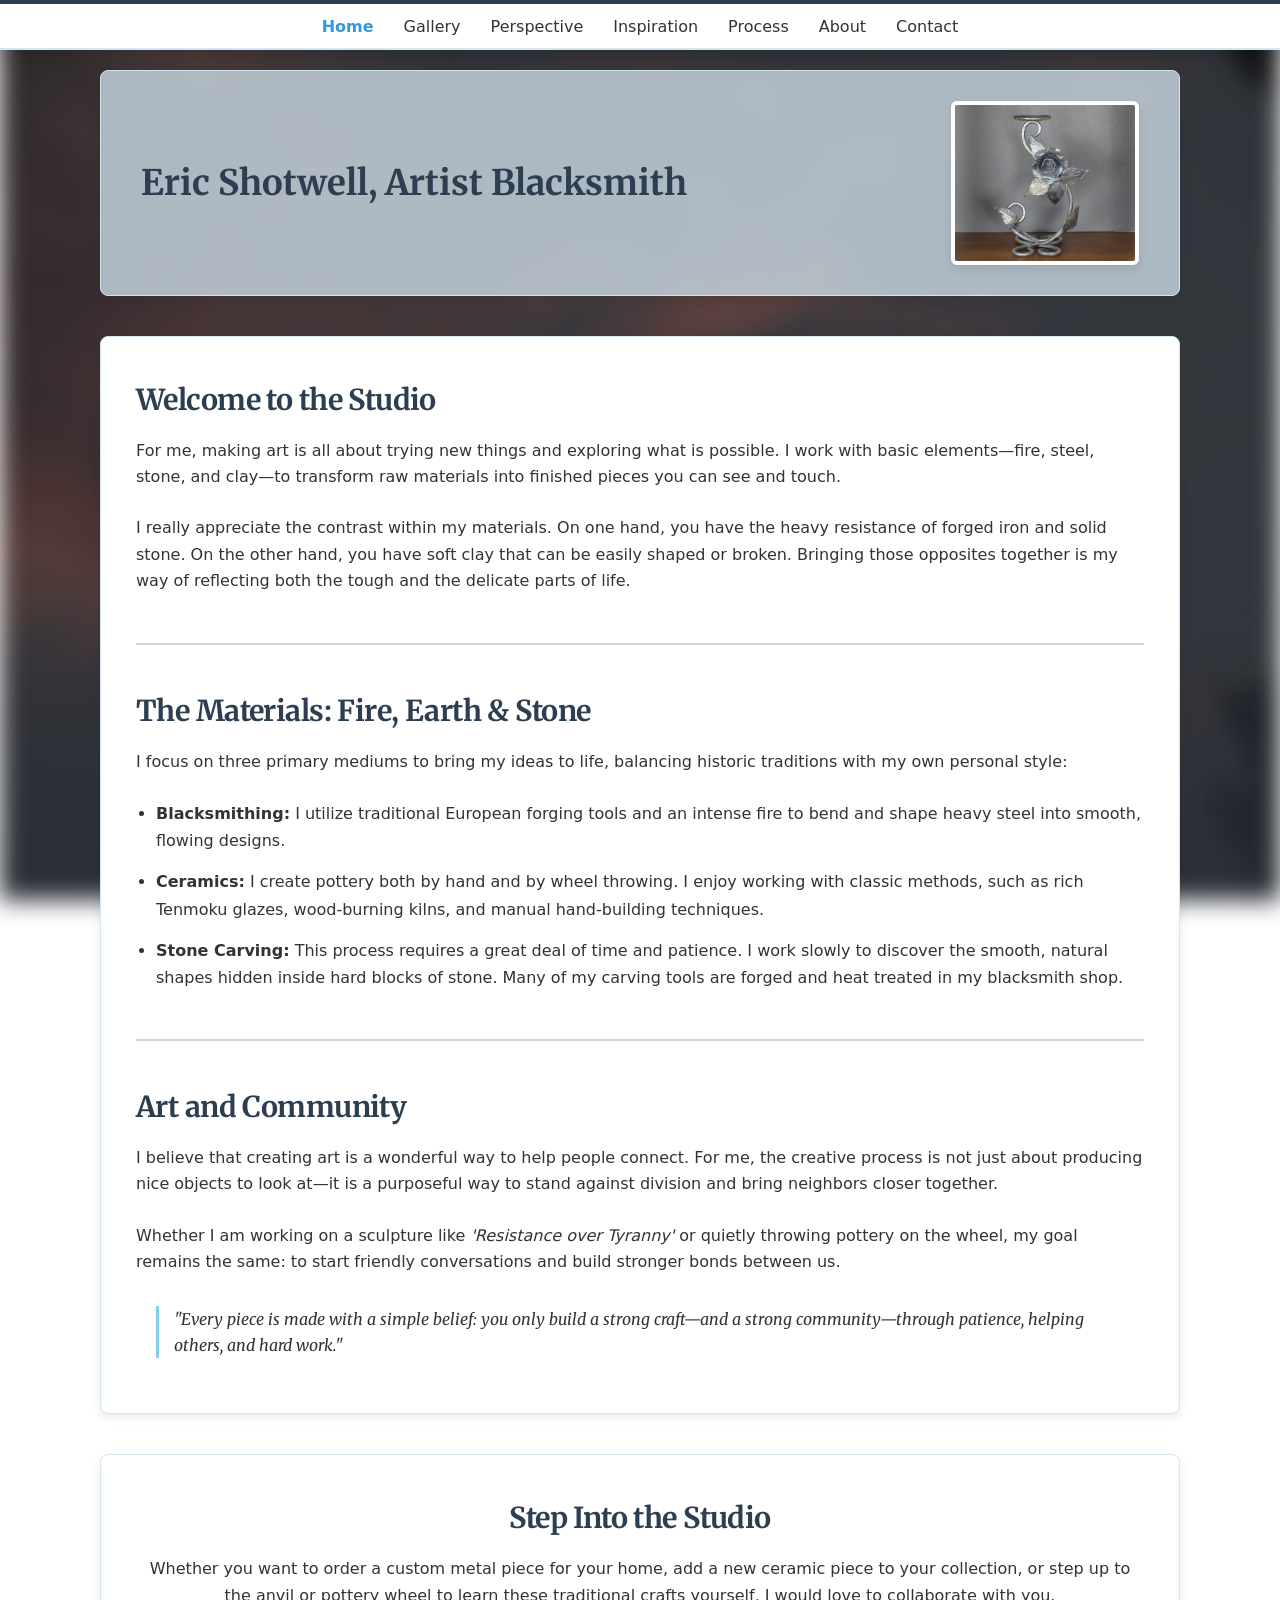
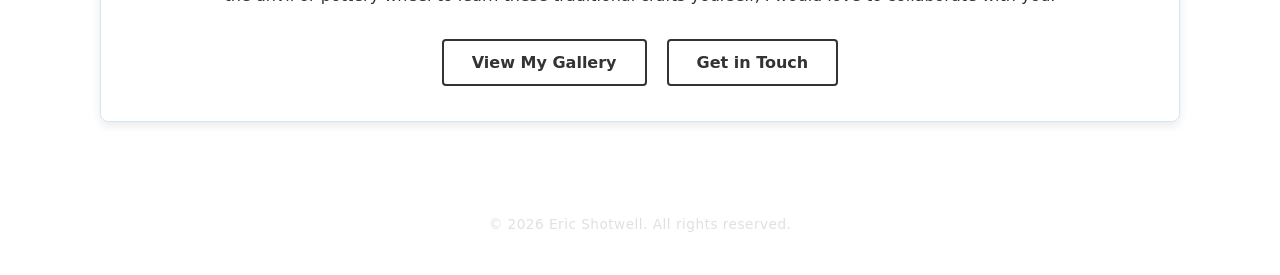
<file: index.html>
<!DOCTYPE html>
<html lang="en">
<head>
    <meta charset="UTF-8">
    <meta name="viewport" content="width=device-width, initial-scale=1.0">
    <title>Eric Shotwell, Artist Blacksmith</title>
    <link rel="preconnect" href="https://fonts.googleapis.com">
    <link rel="preconnect" href="https://fonts.gstatic.com" crossorigin>
    <link href="https://fonts.googleapis.com/css2?family=Merriweather:ital,wght@0,300;0,400;0,700;1,300&display=swap" rel="stylesheet">
    
    <link rel="stylesheet" href="style.css">
    <script src="./navigation.js" defer></script>
</head>
<body>

<!-- Global Navigation Toolbar -->
<nav class="navigation-toolbar">
    <a href="https://ericshotwellusa.com/index.html" class="active">Home</a>
    <a href="https://ericshotwellusa.com/gallery.html">Gallery</a>
    <a href="https://ericshotwellusa.com/perspective.html">Perspective</a>
    <a href="https://ericshotwellusa.com/inspiration.html">Inspiration</a>
    <a href="https://ericshotwellusa.com/process.html">Process</a>
    <a href="https://ericshotwellusa.com/about.html">About</a>
    <a href="https://ericshotwellusa.com/contact.html">Contact</a>
</nav>

<!-- Streamlined Hero Header Section -->
<header class="hero-container">
    <h1>Eric Shotwell, Artist Blacksmith</h1>
    <img src="./imgfiles/candle.jpg" alt="Forged Candle Holder" loading="lazy">
</header>

<!-- Unified Studio Presentation Core -->
<main class="focus-box">
    
    <h2>Welcome to the Studio</h2>
    <p>For me, making art is all about trying new things and exploring what is possible. I work with basic elements—fire, steel, stone, and clay—to transform raw materials into finished pieces you can see and touch.</p>
    <p>I really appreciate the contrast within my materials. On one hand, you have the heavy resistance of forged iron and solid stone. On the other hand, you have soft clay that can be easily shaped or broken. Bringing those opposites together is my way of reflecting both the tough and the delicate parts of life.</p>

    <hr class="section-divider">

    <h2>The Materials: Fire, Earth & Stone</h2>
    <p>I focus on three primary mediums to bring my ideas to life, balancing historic traditions with my own personal style:</p>
    
    <ul>
        <li><strong>Blacksmithing:</strong> I utilize traditional European forging tools and an intense fire to bend and shape heavy steel into smooth, flowing designs.</li>
        <li><strong>Ceramics:</strong> I create pottery both by hand and by wheel throwing. I enjoy working with classic methods, such as rich Tenmoku glazes, wood-burning kilns, and manual hand-building techniques.</li>
        <li><strong>Stone Carving:</strong> This process requires a great deal of time and patience. I work slowly to discover the smooth, natural shapes hidden inside hard blocks of stone. Many of my carving tools are forged and heat treated in my blacksmith shop.</li>
    </ul>

    <hr class="section-divider">

    <h2>Art and Community</h2>
    <p>I believe that creating art is a wonderful way to help people connect. For me, the creative process is not just about producing nice objects to look at—it is a purposeful way to stand against division and bring neighbors closer together.</p>
    <p>Whether I am working on a sculpture like <em>'Resistance over Tyranny'</em> or quietly throwing pottery on the wheel, my goal remains the same: to start friendly conversations and build stronger bonds between us.</p>
    
    <blockquote>
        "Every piece is made with a simple belief: you only build a strong craft—and a strong community—through patience, helping others, and hard work."
    </blockquote>

</main>

<!-- Call To Action Block -->
<section class="focus-box" style="text-align: center;">
    <h2>Step Into the Studio</h2>
    <p>Whether you want to order a custom metal piece for your home, add a new ceramic piece to your collection, or step up to the anvil or pottery wheel to learn these traditional crafts yourself, I would love to collaborate with you.</p>
    <div class="cta-button-container">
        <a href="https://ericshotwellusa.com/gallery.html" class="cta-button">View My Gallery</a>
        <a href="https://ericshotwellusa.com/contact.html" class="cta-button">Get in Touch</a>
    </div>
</section>

<!-- Global Footer -->
<footer>   
    <p class="copyright">© 2026 Eric Shotwell. All rights reserved.</p>
</footer>

</body>
</html>
</file>
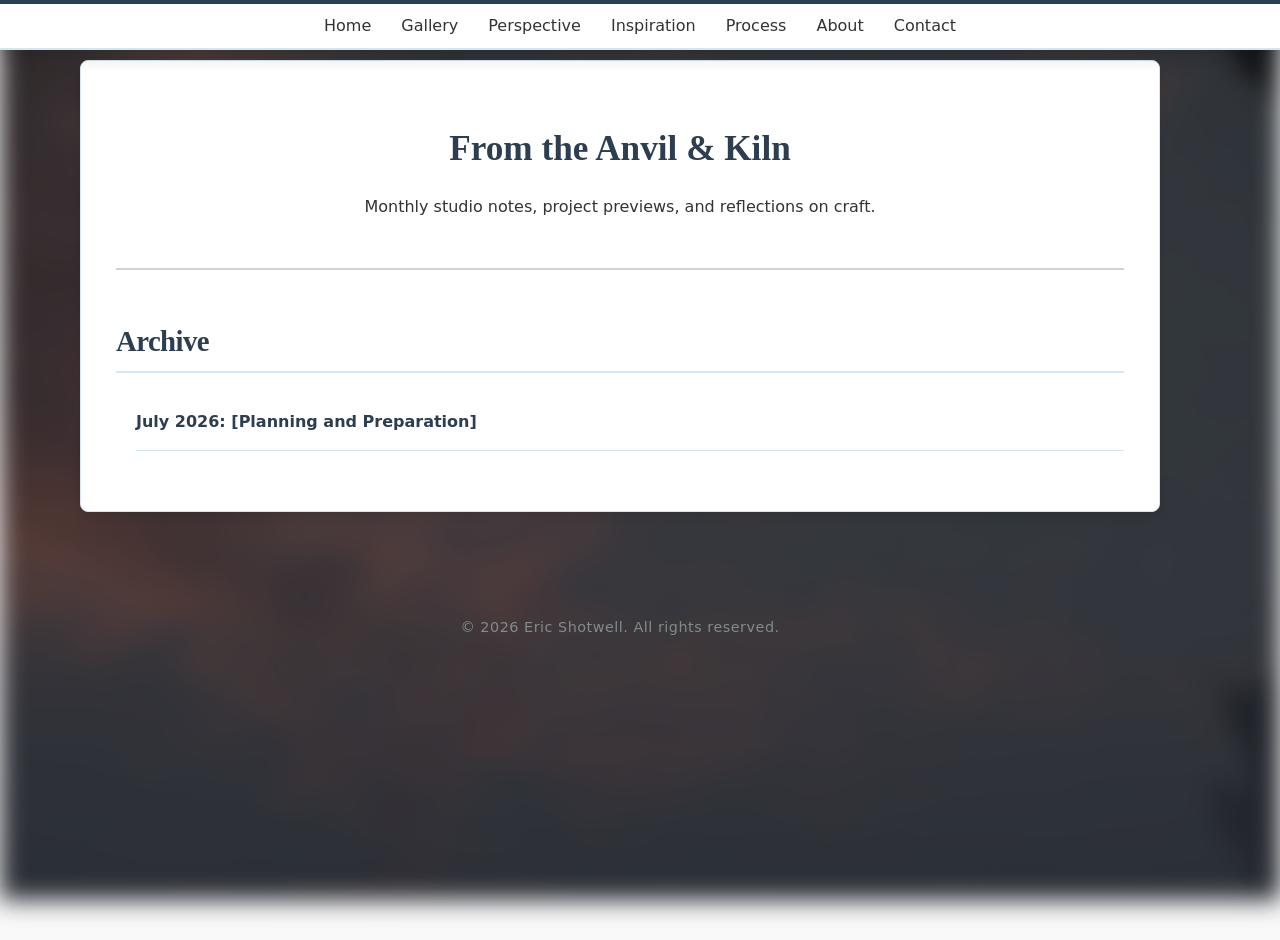
<file: newsletters/index.html>
<!DOCTYPE html>
<html lang="en">
<head>
    <meta charset="UTF-8">
    <meta name="viewport" content="width=device-width, initial-scale=1.0">
    <title>Studio Updates | Eric Shotwell</title>
    <link rel="stylesheet" href="../style.css">
    <link rel="stylesheet" href="assets/css/newsletter.css">
</head>
<body>

<!-- Navigation (Points back to your main site) -->
<nav class="navigation-toolbar">
    <a href="../index.html">Home</a>
    <a href="../gallery.html">Gallery</a>
    <a href="../perspective.html">Perspective</a>
    <a href="../inspiration.html">Inspiration</a>
    <a href="../process.html">Process</a>
    <a href="../about.html">About</a>
    <a href="../contact.html">Contact</a>
</nav>

<main class="focus-box">
    <h1>From the Anvil & Kiln</h1>
    <p style="text-align: center;">Monthly studio notes, project previews, and reflections on craft.</p>

    <hr class="section-divider">

    <h2>Archive</h2>
    <ul class="newsletter-archive-list">
        <!-- Add new issues here as you publish them -->
        <li><a href="ECS2026-07.html">July 2026: [Planning and Preparation]</a></li>
    </ul>
</main>

<footer>
    <p>© 2026 Eric Shotwell. All rights reserved.</p>
</footer>

</body>
</html>
</file>
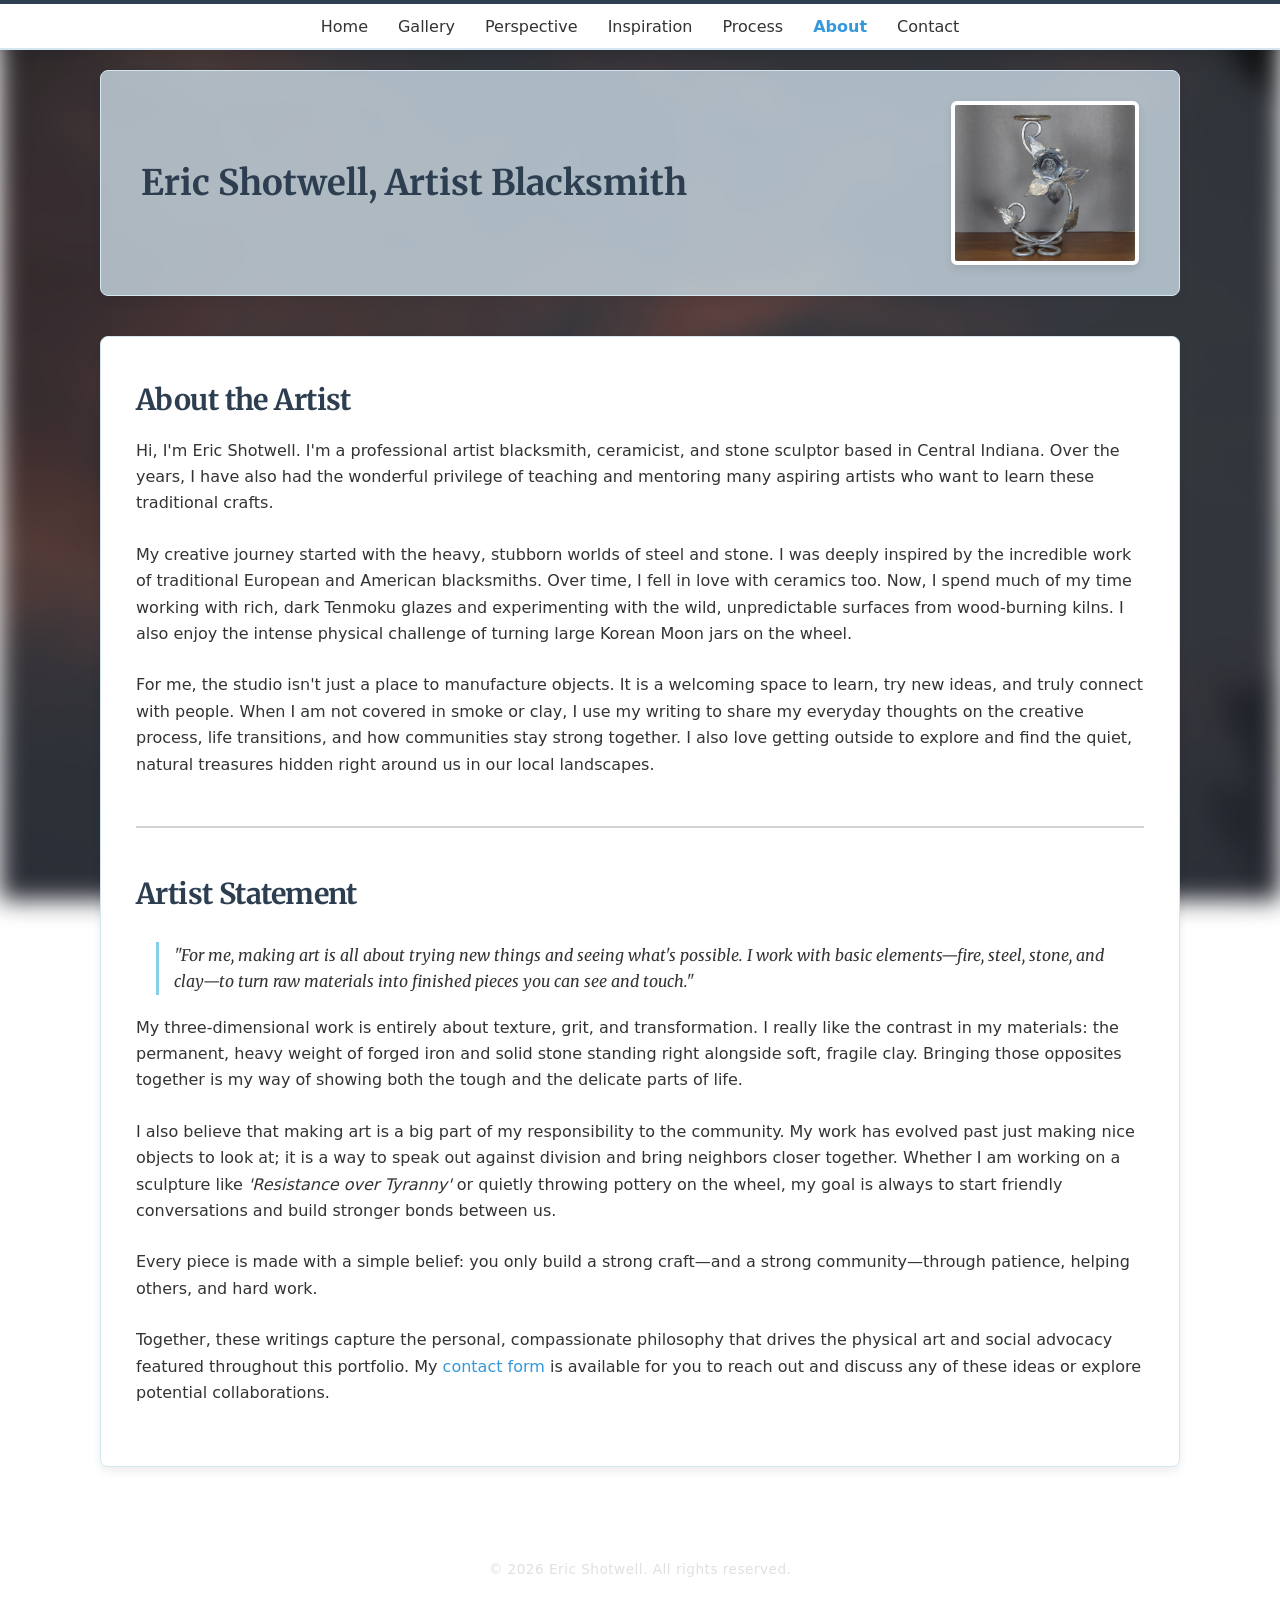
<file: about.html>
<!DOCTYPE html>
<html lang="en">
<head>
    <meta charset="UTF-8">
    <meta name="viewport" content="width=device-width, initial-scale=1.0">
    <title>Eric Shotwell, Artist Blacksmith</title>
    <link rel="preconnect" href="https://fonts.googleapis.com">
    <link rel="preconnect" href="https://fonts.gstatic.com" crossorigin>
    <link href="https://fonts.googleapis.com/css2?family=Merriweather:ital,wght@0,300;0,400;0,700;1,300&display=swap" rel="stylesheet">
    
    <link rel="stylesheet" href="style.css">
    <script src="./navigation.js" defer></script>
</head>
<body>

<!-- Global Navigation Toolbar -->
<nav class="navigation-toolbar">
    <a href="https://ericshotwellusa.com/index.html">Home</a>
    <a href="https://ericshotwellusa.com/gallery.html">Gallery</a>
    <a href="https://ericshotwellusa.com/perspective.html">Perspective</a>
    <a href="https://ericshotwellusa.com/inspiration.html">Inspiration</a>
    <a href="https://ericshotwellusa.com/process.html">Process</a>
    <a href="https://ericshotwellusa.com/about.html" class="active">About</a>
    <a href="https://ericshotwellusa.com/contact.html">Contact</a>
</nav>

<!-- Hero Header Section -->
<header class="hero-container">
    <h1>Eric Shotwell, Artist Blacksmith</h1>
    <img src="./imgfiles/candle.jpg" alt="Forged Candle Holder" loading="lazy">
</header>

<!-- Main Narrative & Philosophy -->
<main class="focus-box">
    <h2>About the Artist</h2>
    <p>Hi, I'm Eric Shotwell. I'm a professional artist blacksmith, ceramicist, and stone sculptor based in Central Indiana. Over the years, I have also had the wonderful privilege of teaching and mentoring many aspiring artists who want to learn these traditional crafts.</p>

    <p>My creative journey started with the heavy, stubborn worlds of steel and stone. I was deeply inspired by the incredible work of traditional European and American blacksmiths. Over time, I fell in love with ceramics too. Now, I spend much of my time working with rich, dark Tenmoku glazes and experimenting with the wild, unpredictable surfaces from wood-burning kilns. I also enjoy the intense physical challenge of turning large Korean Moon jars on the wheel.</p>

    <p>For me, the studio isn't just a place to manufacture objects. It is a welcoming space to learn, try new ideas, and truly connect with people. When I am not covered in smoke or clay, I use my writing to share my everyday thoughts on the creative process, life transitions, and how communities stay strong together. I also love getting outside to explore and find the quiet, natural treasures hidden right around us in our local landscapes.</p>
    
  <hr class="section-divider">
  
    <h2>Artist Statement</h2>
    <blockquote>
        "For me, making art is all about trying new things and seeing what's possible. I work with basic elements—fire, steel, stone, and clay—to turn raw materials into finished pieces you can see and touch."
    </blockquote>

    <p>My three-dimensional work is entirely about texture, grit, and transformation. I really like the contrast in my materials: the permanent, heavy weight of forged iron and solid stone standing right alongside soft, fragile clay. Bringing those opposites together is my way of showing both the tough and the delicate parts of life.</p>

    <p>I also believe that making art is a big part of my responsibility to the community. My work has evolved past just making nice objects to look at; it is a way to speak out against division and bring neighbors closer together. Whether I am working on a  sculpture like <em>'Resistance over Tyranny'</em> or quietly throwing pottery on the wheel, my goal is always to start friendly conversations and build stronger bonds between us.</p>

    <p>Every piece is made with a simple belief: you only build a strong craft—and a strong community—through patience, helping others, and hard work.</p>

    <p>Together, these writings capture the personal, compassionate philosophy that drives the physical art and social advocacy featured throughout this portfolio. My <a href="https://ericshotwellusa.com/contact.html" class="blog-link">contact form</a> is available for you to reach out and discuss any of these ideas or explore potential collaborations.</p>
</main>

<!-- Global Footer -->
<footer>   
    <p class="copyright">© 2026 Eric Shotwell. All rights reserved.</p>
</footer>

</body>
</html>
</file>
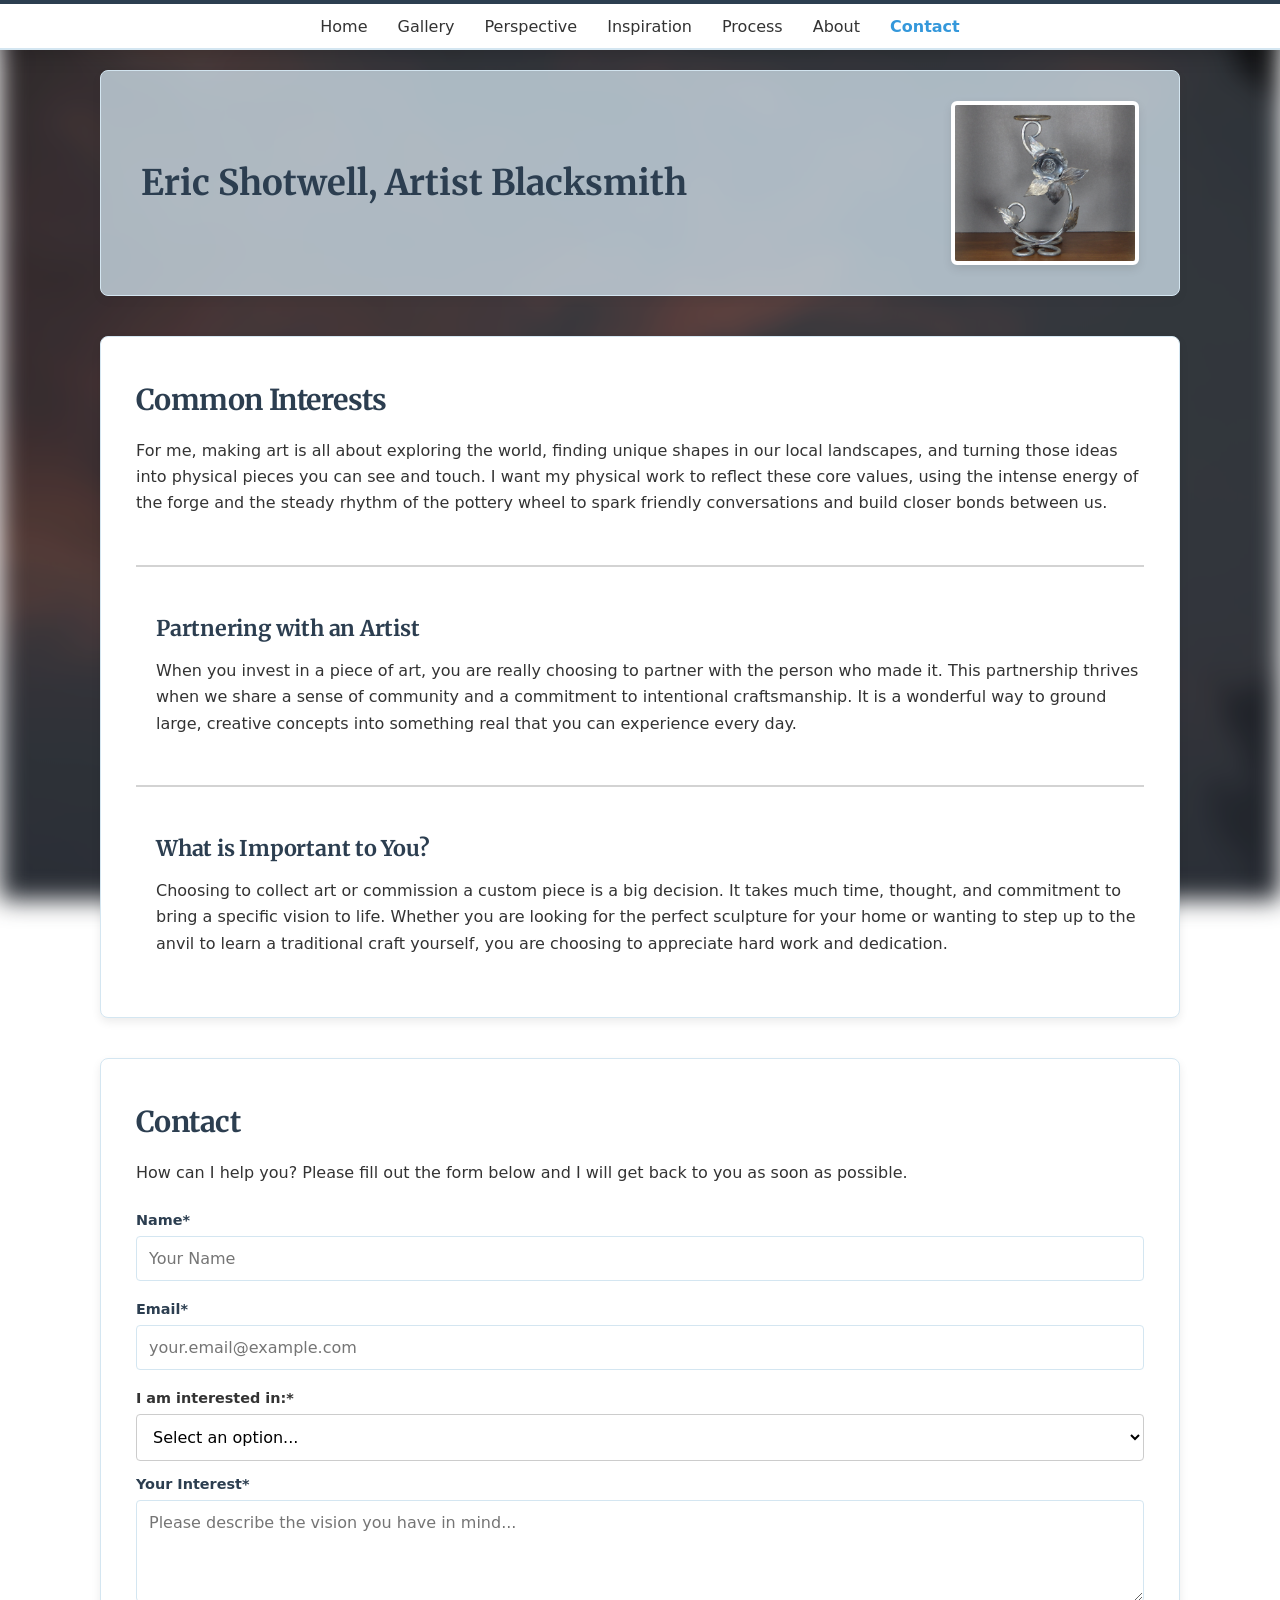
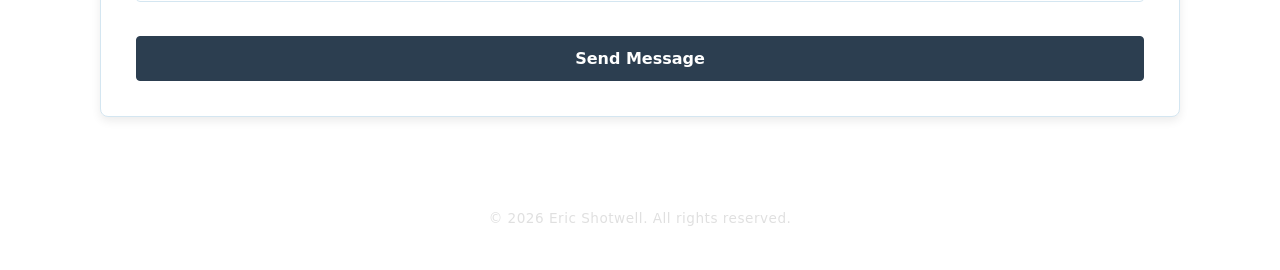
<file: contact.html>
<!DOCTYPE html>
<html lang="en">
<head>
    <meta charset="UTF-8">
    <meta name="viewport" content="width=device-width, initial-scale=1.0">
    <title>Eric Shotwell, Artist Blacksmith</title>
    <link rel="preconnect" href="https://fonts.googleapis.com">
    <link rel="preconnect" href="https://fonts.gstatic.com" crossorigin>
    <link href="https://fonts.googleapis.com/css2?family=Merriweather:ital,wght@0,300;0,400;0,700;1,300&display=swap" rel="stylesheet">
    
    <link rel="stylesheet" href="style.css">
    <script src="./navigation.js" defer></script>
</head>
<body>

<!-- Global Navigation Toolbar -->
<nav class="navigation-toolbar">
    <a href="https://ericshotwellusa.com/index.html">Home</a>
    <a href="https://ericshotwellusa.com/gallery.html">Gallery</a>
    <a href="https://ericshotwellusa.com/perspective.html">Perspective</a>
    <a href="https://ericshotwellusa.com/inspiration.html">Inspiration</a>
    <a href="https://ericshotwellusa.com/process.html">Process</a>
    <a href="https://ericshotwellusa.com/about.html">About</a>
    <a href="https://ericshotwellusa.com/contact.html" class="active">Contact</a>
</nav>

<!-- Hero Header Section -->
<header class="hero-container">
    <h1>Eric Shotwell, Artist Blacksmith</h1>
    <img src="./imgfiles/candle.jpg" alt="Forged Candle Holder" loading="lazy">
</header>

<!-- Main Narrative & Philosophy -->
<main class="focus-box">
    <h2>Common Interests</h2>
    <p>For me, making art is all about exploring the world, finding unique shapes in our local landscapes, and turning those ideas into physical pieces you can see and touch. I want my physical work to reflect these core values, using the intense energy of the forge and the steady rhythm of the pottery wheel to spark friendly conversations and build closer bonds between us.</p>

    <hr class="section-divider">

    <h3>Partnering with an Artist</h3>
    <p>When you invest in a piece of art, you are really choosing to partner with the person who made it. This partnership thrives when we share a sense of community and a commitment to intentional craftsmanship. It is a wonderful way to ground large, creative concepts into something real that you can experience every day.</p>

    <hr class="section-divider">

    <h3>What is Important to You?</h3>
    <p>Choosing to collect art or commission a custom piece is a big decision. It takes much time, thought, and commitment to bring a specific vision to life. Whether you are looking for the perfect sculpture for your home or wanting to step up to the anvil to learn a traditional craft yourself, you are choosing to appreciate hard work and dedication.</p>
</main>

<!-- Contact Form Block -->
<div class="focus-box">
    <h2>Contact</h2>
    <p>How can I help you? Please fill out the form below and I will get back to you as soon as possible.</p>
  
    <form id="contactForm" class="contact-form" action="https://api.web3forms.com/submit" method="POST">
        <input type="hidden" name="access_key" value="0203d124-62ff-4b4a-a42c-f65c916ab424">
  
        <div class="form-group">
            <label for="name">Name*</label>
            <input type="text" id="name" name="name" placeholder="Your Name" required>
        </div>

        <div class="form-group">
            <label for="email">Email*</label>
            <input type="email" id="email" name="email" placeholder="your.email@example.com" required>
        </div>

        <div class="form-group" style="margin-bottom: 15px;">
            <label for="inquiry-type" style="font-weight: bold; color: var(--dark-gray); font-size: 0.9rem;">I am interested in:*</label>
            <select id="inquiry-type" name="inquiry_type" required style="width: 100%; padding: 12px; border: 1px solid #cccccc; border-radius: 4px; font-size: 1rem; box-sizing: border-box; font-family: inherit; background-color: #ffffff;">
                <option value="" disabled selected>Select an option...</option>
                <option value="mailing">Add Me to the Mailing List</option>
                <option value="blacksmithing">Blacksmithing Classes</option>
                <option value="ceramics">Ceramics Classes</option>
                <option value="purchase">Purchase a Piece of Art</option>
                <option value="commission">Custom Artwork Commission</option>
                <option value="consultation">Artist Consultation</option>
            </select>
        </div>

        <div class="form-group">
            <label for="details">Your Interest*</label>
            <textarea id="details" name="details" rows="4" placeholder="Please describe the vision you have in mind..." required></textarea>
        </div>

        <button type="submit" id="submitBtn">Send Message</button>
    </form>

    <div id="formResponse" style="margin-top: 15px; padding: 15px; border-radius: 4px; display: none;"></div>
</div>

<!-- Global Footer -->
<footer>   
    <p class="copyright">© 2026 Eric Shotwell. All rights reserved.</p>
</footer>

<script src="contactformsubmit.js"></script>
</body>
</html>
</file>
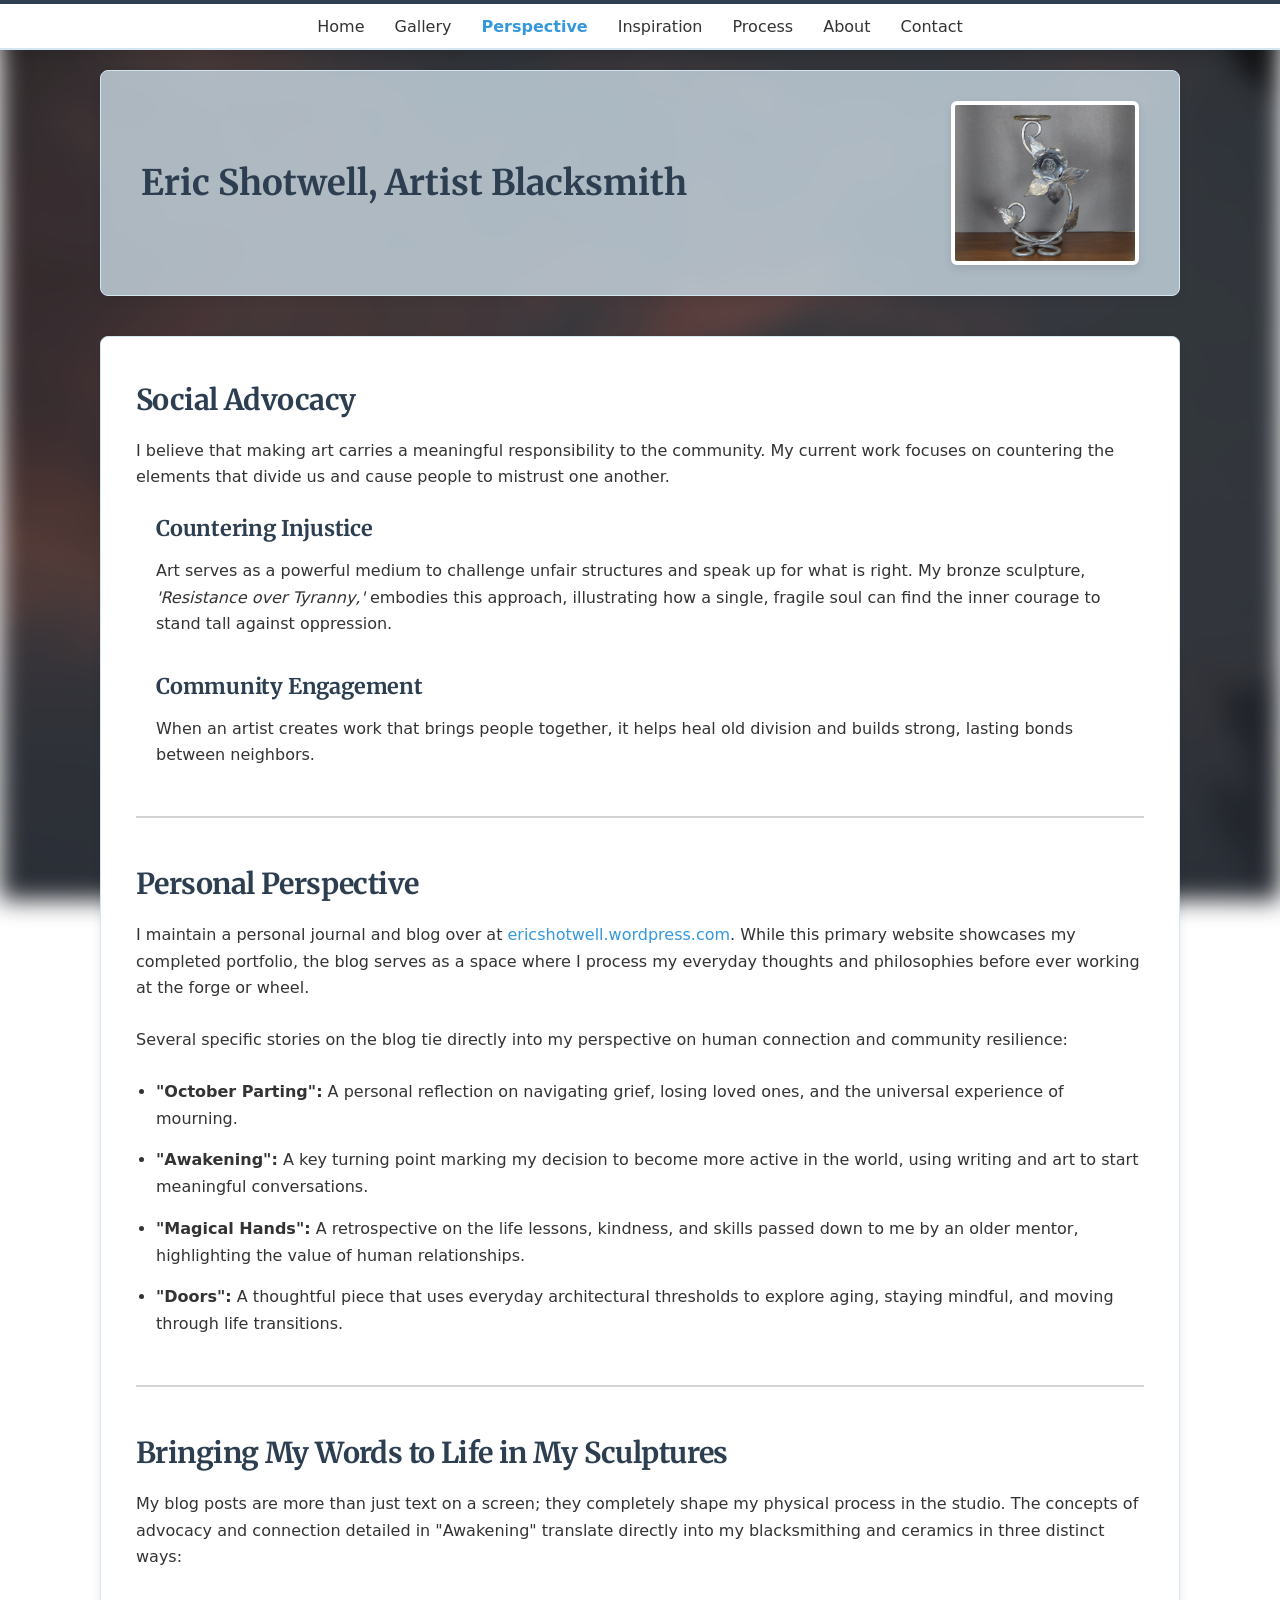
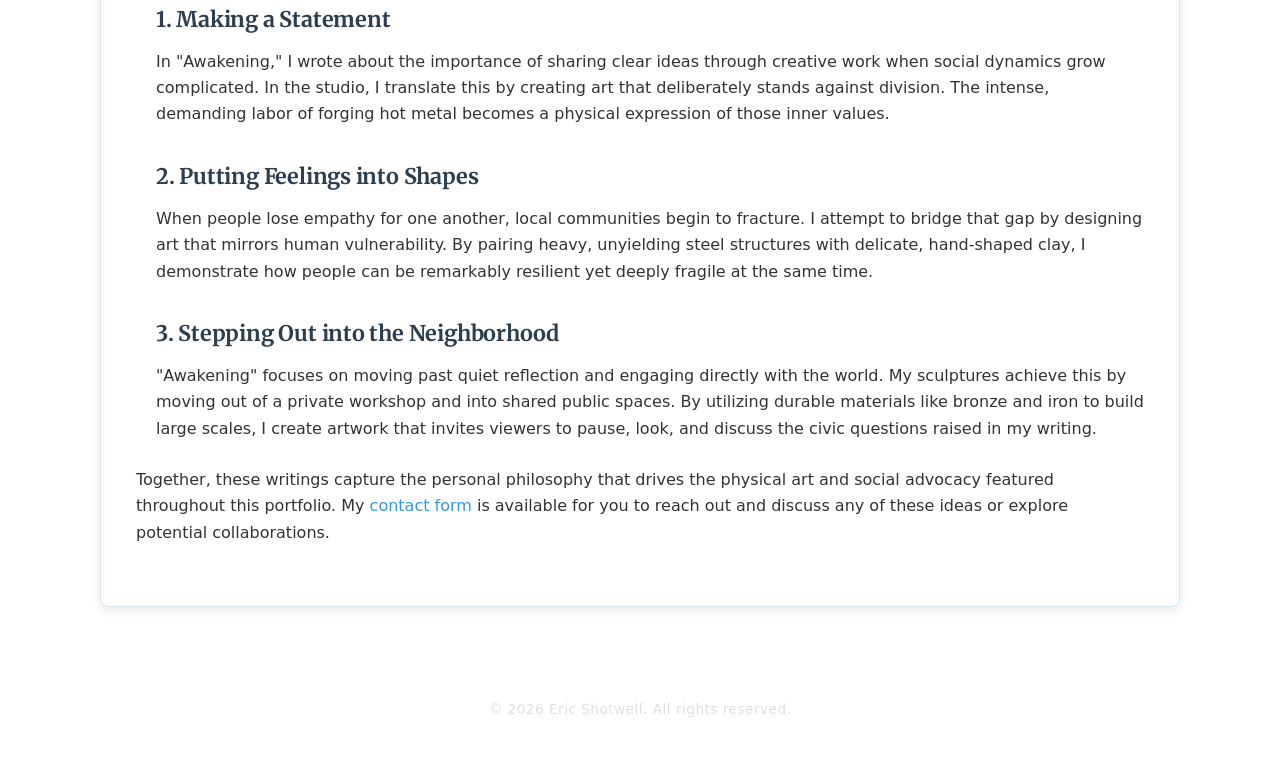
<file: perspective.html>
<!DOCTYPE html>
<html lang="en">
<head>
    <meta charset="UTF-8">
    <meta name="viewport" content="width=device-width, initial-scale=1.0">
    <title>Eric Shotwell, Artist Blacksmith</title>
    <link rel="preconnect" href="https://fonts.googleapis.com">
    <link rel="preconnect" href="https://fonts.gstatic.com" crossorigin>
    <link href="https://fonts.googleapis.com/css2?family=Merriweather:ital,wght@0,300;0,400;0,700;1,300&display=swap" rel="stylesheet">
    
    <link rel="stylesheet" href="style.css">
    <script src="./navigation.js" defer></script>
</head>
<body>

<!-- Global Navigation Toolbar -->
<nav class="navigation-toolbar">
    <a href="https://ericshotwellusa.com/index.html">Home</a>
    <a href="https://ericshotwellusa.com/gallery.html">Gallery</a>
    <a href="https://ericshotwellusa.com/perspective.html" class="active">Perspective</a>
    <a href="https://ericshotwellusa.com/inspiration.html">Inspiration</a>
    <a href="https://ericshotwellusa.com/process.html">Process</a>
    <a href="https://ericshotwellusa.com/about.html">About</a>
    <a href="https://ericshotwellusa.com/contact.html">Contact</a>
</nav>

<!-- Streamlined Hero Header Section -->
<header class="hero-container">
    <h1>Eric Shotwell, Artist Blacksmith</h1>
    <img src="./imgfiles/candle.jpg" alt="Forged Candle Holder" loading="lazy">
</header>

<!-- Unified Perspective Core Block -->
<main class="focus-box">
    
    <h2>Social Advocacy</h2>
    <p>I believe that making art carries a meaningful responsibility to the community. My current work focuses on countering the elements that divide us and cause people to mistrust one another.</p>
    
    <h3>Countering Injustice</h3>
    <p>Art serves as a powerful medium to challenge unfair structures and speak up for what is right. My bronze sculpture, <em>'Resistance over Tyranny,'</em> embodies this approach, illustrating how a single, fragile soul can find the inner courage to stand tall against oppression.</p>
    
    <h3>Community Engagement</h3>
    <p>When an artist creates work that brings people together, it helps heal old division and builds strong, lasting bonds between neighbors.</p>

    <hr class="section-divider">

    <h2>Personal Perspective</h2>
    <p>I maintain a personal journal and blog over at <a href="https://ericshotwell.wordpress.com" class="blog-link" target="_blank" rel="noopener">ericshotwell.wordpress.com</a>. While this primary website showcases my completed portfolio, the blog serves as a space where I process my everyday thoughts and philosophies before ever working at the forge or wheel.</p>
    
    <p>Several specific stories on the blog tie directly into my perspective on human connection and community resilience:</p>
    <ul>
        <li><strong>"October Parting":</strong> A personal reflection on navigating grief, losing loved ones, and the universal experience of mourning.</li>
        <li><strong>"Awakening":</strong> A key turning point marking my decision to become more active in the world, using writing and art to start meaningful conversations.</li>
        <li><strong>"Magical Hands":</strong> A retrospective on the life lessons, kindness, and skills passed down to me by an older mentor, highlighting the value of human relationships.</li>
        <li><strong>"Doors":</strong> A thoughtful piece that uses everyday architectural thresholds to explore aging, staying mindful, and moving through life transitions.</li>
    </ul>

    <hr class="section-divider">

    <h2>Bringing My Words to Life in My Sculptures</h2>
    <p>My blog posts are more than just text on a screen; they completely shape my physical process in the studio. The concepts of advocacy and connection detailed in "Awakening" translate directly into my blacksmithing and ceramics in three distinct ways:</p>
    
    <h3>1. Making a Statement</h3>
    <p>In "Awakening," I wrote about the importance of sharing clear ideas through creative work when social dynamics grow complicated. In the studio, I translate this by creating art that deliberately stands against division. The intense, demanding labor of forging hot metal becomes a physical expression of those inner values.</p>
    
    <h3>2. Putting Feelings into Shapes</h3>
    <p>When people lose empathy for one another, local communities begin to fracture. I attempt to bridge that gap by designing art that mirrors human vulnerability. By pairing heavy, unyielding steel structures with delicate, hand-shaped clay, I demonstrate how people can be remarkably resilient yet deeply fragile at the same time.</p>
    
    <h3>3. Stepping Out into the Neighborhood</h3>
    <p>"Awakening" focuses on moving past quiet reflection and engaging directly with the world. My sculptures achieve this by moving out of a private workshop and into shared public spaces. By utilizing durable materials like bronze and iron to build large scales, I create artwork that invites viewers to pause, look, and discuss the civic questions raised in my writing.</p>
    
    <p>Together, these writings capture the personal philosophy that drives the physical art and social advocacy featured throughout this portfolio. My <a href="https://ericshotwellusa.com/contact.html" class="blog-link">contact form</a> is available for you to reach out and discuss any of these ideas or explore potential collaborations.</p>

</main>

<!-- Global Footer -->
<footer>
    <p class="copyright">© 2026 Eric Shotwell. All rights reserved.</p>
</footer>

</body>
</html>
</file>
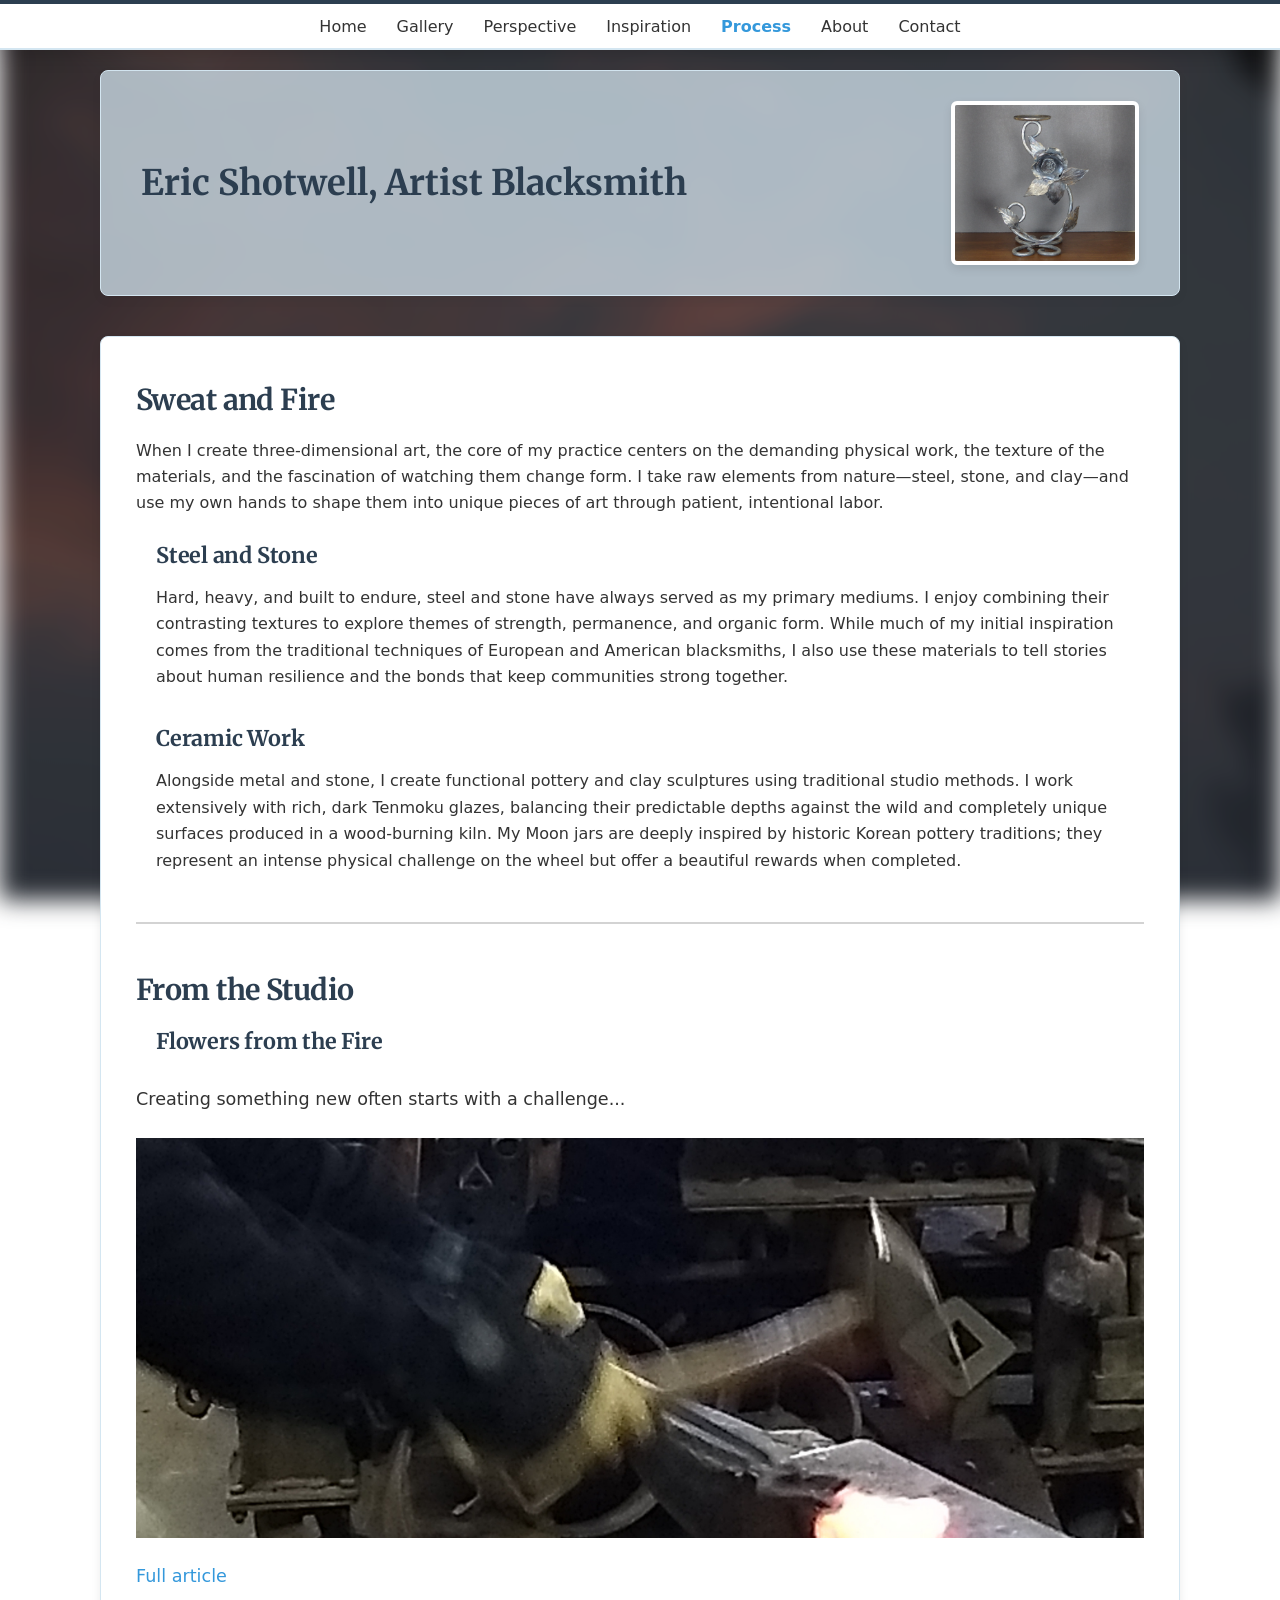
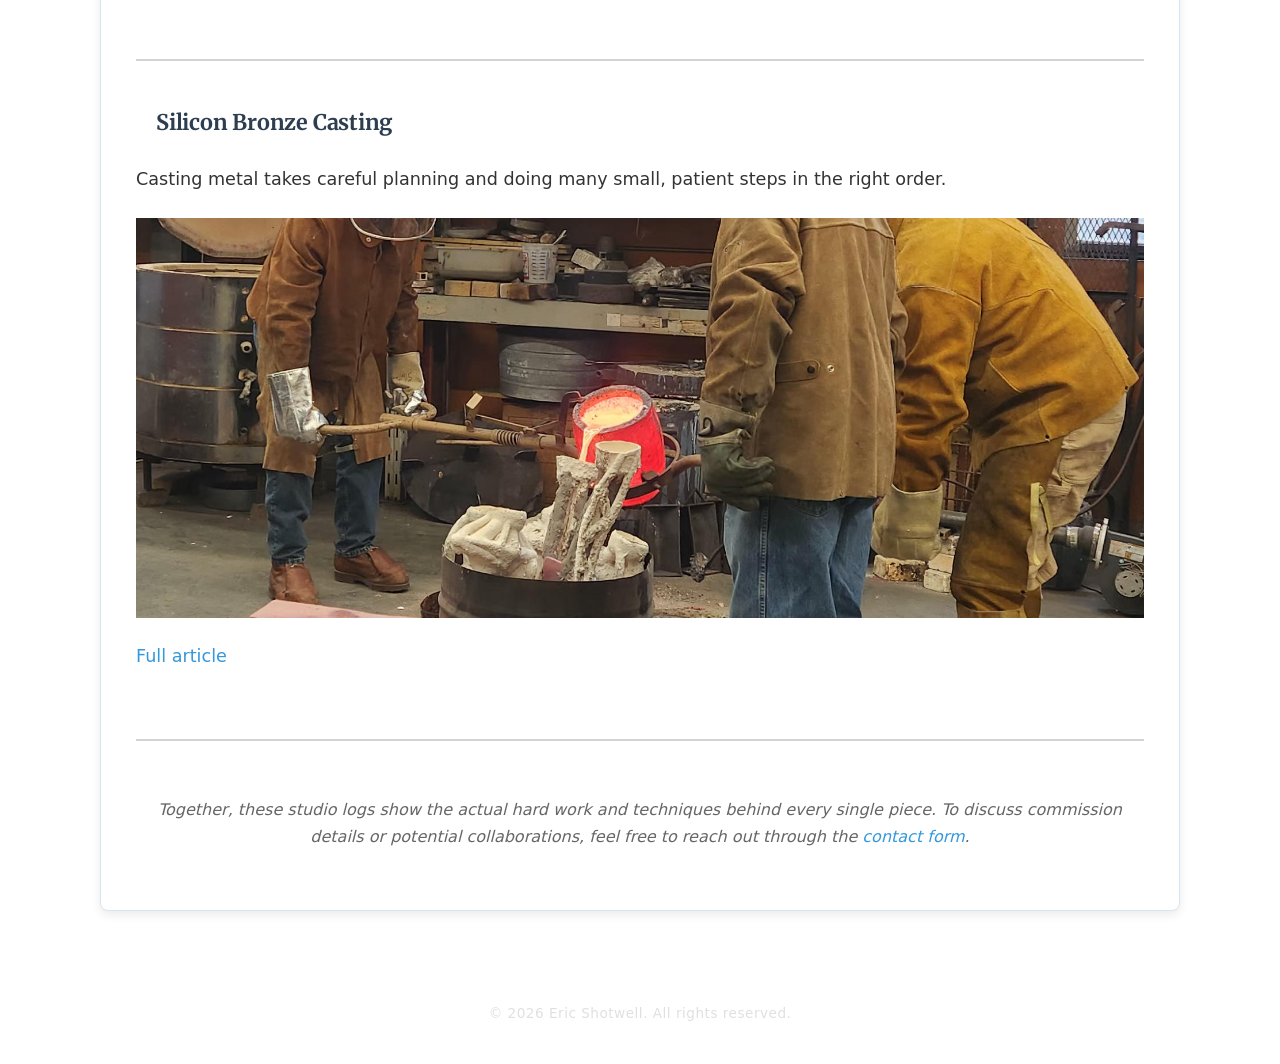
<file: process.html>
<!DOCTYPE html>
<html lang="en">
<head>
    <meta charset="UTF-8">
    <meta name="viewport" content="width=device-width, initial-scale=1.0">
    <title>Eric Shotwell, Artist Blacksmith</title>
    <link rel="preconnect" href="https://fonts.googleapis.com">
    <link rel="preconnect" href="https://fonts.gstatic.com" crossorigin>
    <link href="https://fonts.googleapis.com/css2?family=Merriweather:ital,wght@0,300;0,400;0,700;1,300&display=swap" rel="stylesheet">
    
    <link rel="stylesheet" href="style.css">
    <script src="./navigation.js" defer></script>
</head>
<body>

<!-- Global Navigation Toolbar -->
<nav class="navigation-toolbar">
    <a href="https://ericshotwellusa.com/index.html">Home</a>
    <a href="https://ericshotwellusa.com/gallery.html">Gallery</a>
    <a href="https://ericshotwellusa.com/perspective.html">Perspective</a>
    <a href="https://ericshotwellusa.com/inspiration.html">Inspiration</a>
    <a href="https://ericshotwellusa.com/process.html" class="active">Process</a>
    <a href="https://ericshotwellusa.com/about.html">About</a>
    <a href="https://ericshotwellusa.com/contact.html">Contact</a>
</nav>

<!-- Streamlined Hero Header Section -->
<header class="hero-container">
    <h1>Eric Shotwell, Artist Blacksmith</h1>
    <img src="./imgfiles/candle.jpg" alt="Forged Candle Holder" loading="lazy">
</header>

<!-- Unified Process Core Block -->
<main class="focus-box">
    
    <h2>Sweat and Fire</h2>
    <p>When I create three-dimensional art, the core of my practice centers on the demanding physical work, the texture of the materials, and the fascination of watching them change form. I take raw elements from nature—steel, stone, and clay—and use my own hands to shape them into unique pieces of art through patient, intentional labor.</p>
        
    <h3>Steel and Stone</h3> 
    <p>Hard, heavy, and built to endure, steel and stone have always served as my primary mediums. I enjoy combining their contrasting textures to explore themes of strength, permanence, and organic form. While much of my initial inspiration comes from the traditional techniques of European and American blacksmiths, I also use these materials to tell stories about human resilience and the bonds that keep communities strong together.</p>
    
    <h3>Ceramic Work</h3> 
    <p>Alongside metal and stone, I create functional pottery and clay sculptures using traditional studio methods. I work extensively with rich, dark Tenmoku glazes, balancing their predictable depths against the wild and completely unique surfaces produced in a wood-burning kiln. My Moon jars are deeply inspired by historic Korean pottery traditions; they represent an intense physical challenge on the wheel but offer a beautiful rewards when completed.</p>

    <hr class="section-divider">

    <h2>From the Studio</h2>
    
    <article class="blog-post">
        <h3>Flowers from the Fire</h3>
        <div class="blog-content">
            <p>Creating something new often starts with a challenge...</p>
            <img src="./imgfiles/ecsart/leaf1.jpg" alt="Blacksmith forging a leaf" class="responsive-blog-img" loading="lazy">
            <p><a href="https://wp.me/p45klP-4n" target="_blank" rel="noopener" class="blog-link">Full article</a></p>
        </div>
    </article>

    <hr class="section-divider">

    <article class="blog-post">
        <h3>Silicon Bronze Casting</h3>
        <div class="blog-content">
            <p>Casting metal takes careful planning and doing many small, patient steps in the right order.</p>
            <img src="./imgfiles/ecsart/bronzecasting2.jpg" alt="Bronze casting in progress" class="responsive-blog-img" loading="lazy">
            <p><a href="https://ericshotwell.wordpress.com/making-the-sausage/" target="_blank" rel="noopener" class="blog-link">Full article</a></p>
        </div>
    </article>

<hr class="section-divider">

    <!-- Seamless integrated contact line replacing the bulky standalone card -->
    <p style="margin-top: 3.5rem; font-style: italic; color: var(--text-muted, #666); text-align: center;">
        Together, these studio logs show the actual hard work and techniques behind every single piece. To discuss commission details or potential collaborations, feel free to reach out through the <a href="https://ericshotwellusa.com/contact.html" class="blog-link">contact form</a>.
    </p>

</main>

<!-- Global Footer -->
<footer>
    <p class="copyright">© 2026 Eric Shotwell. All rights reserved.</p>
</footer>

</body>
</html>
</file>
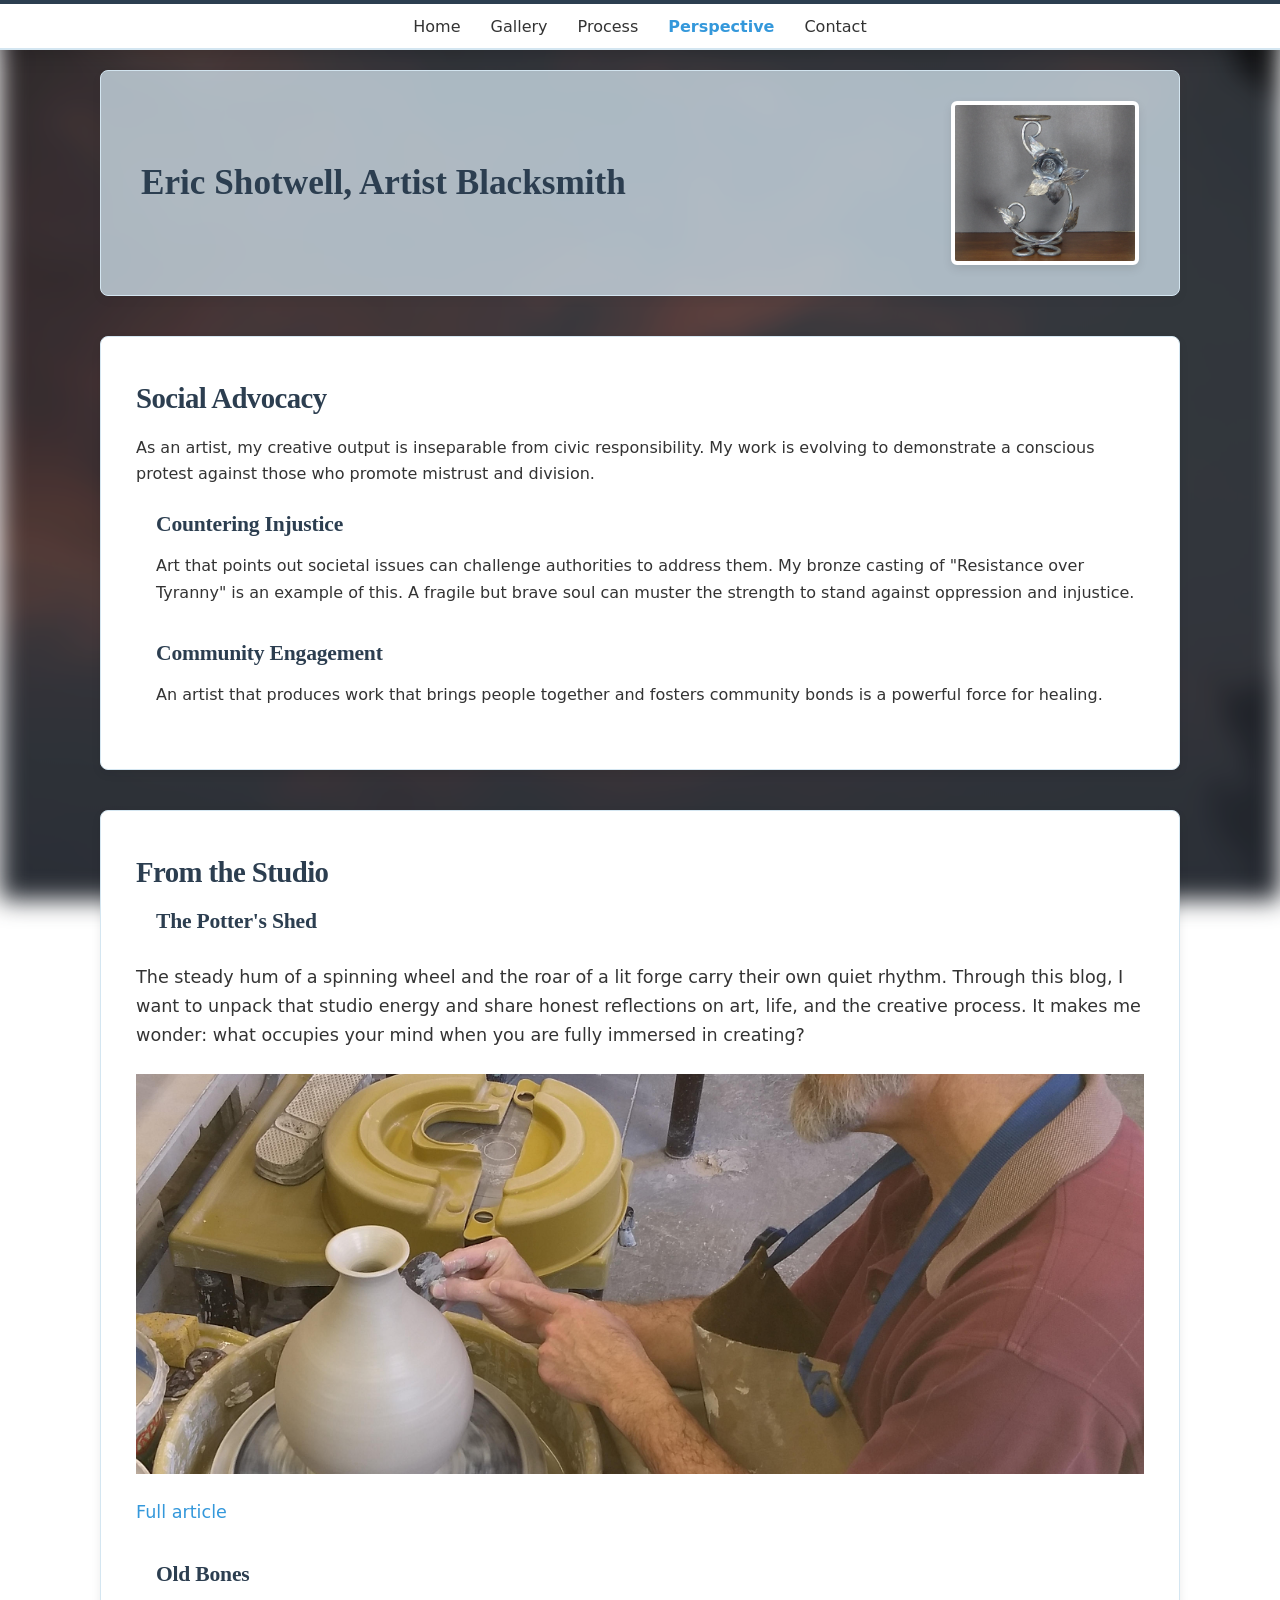
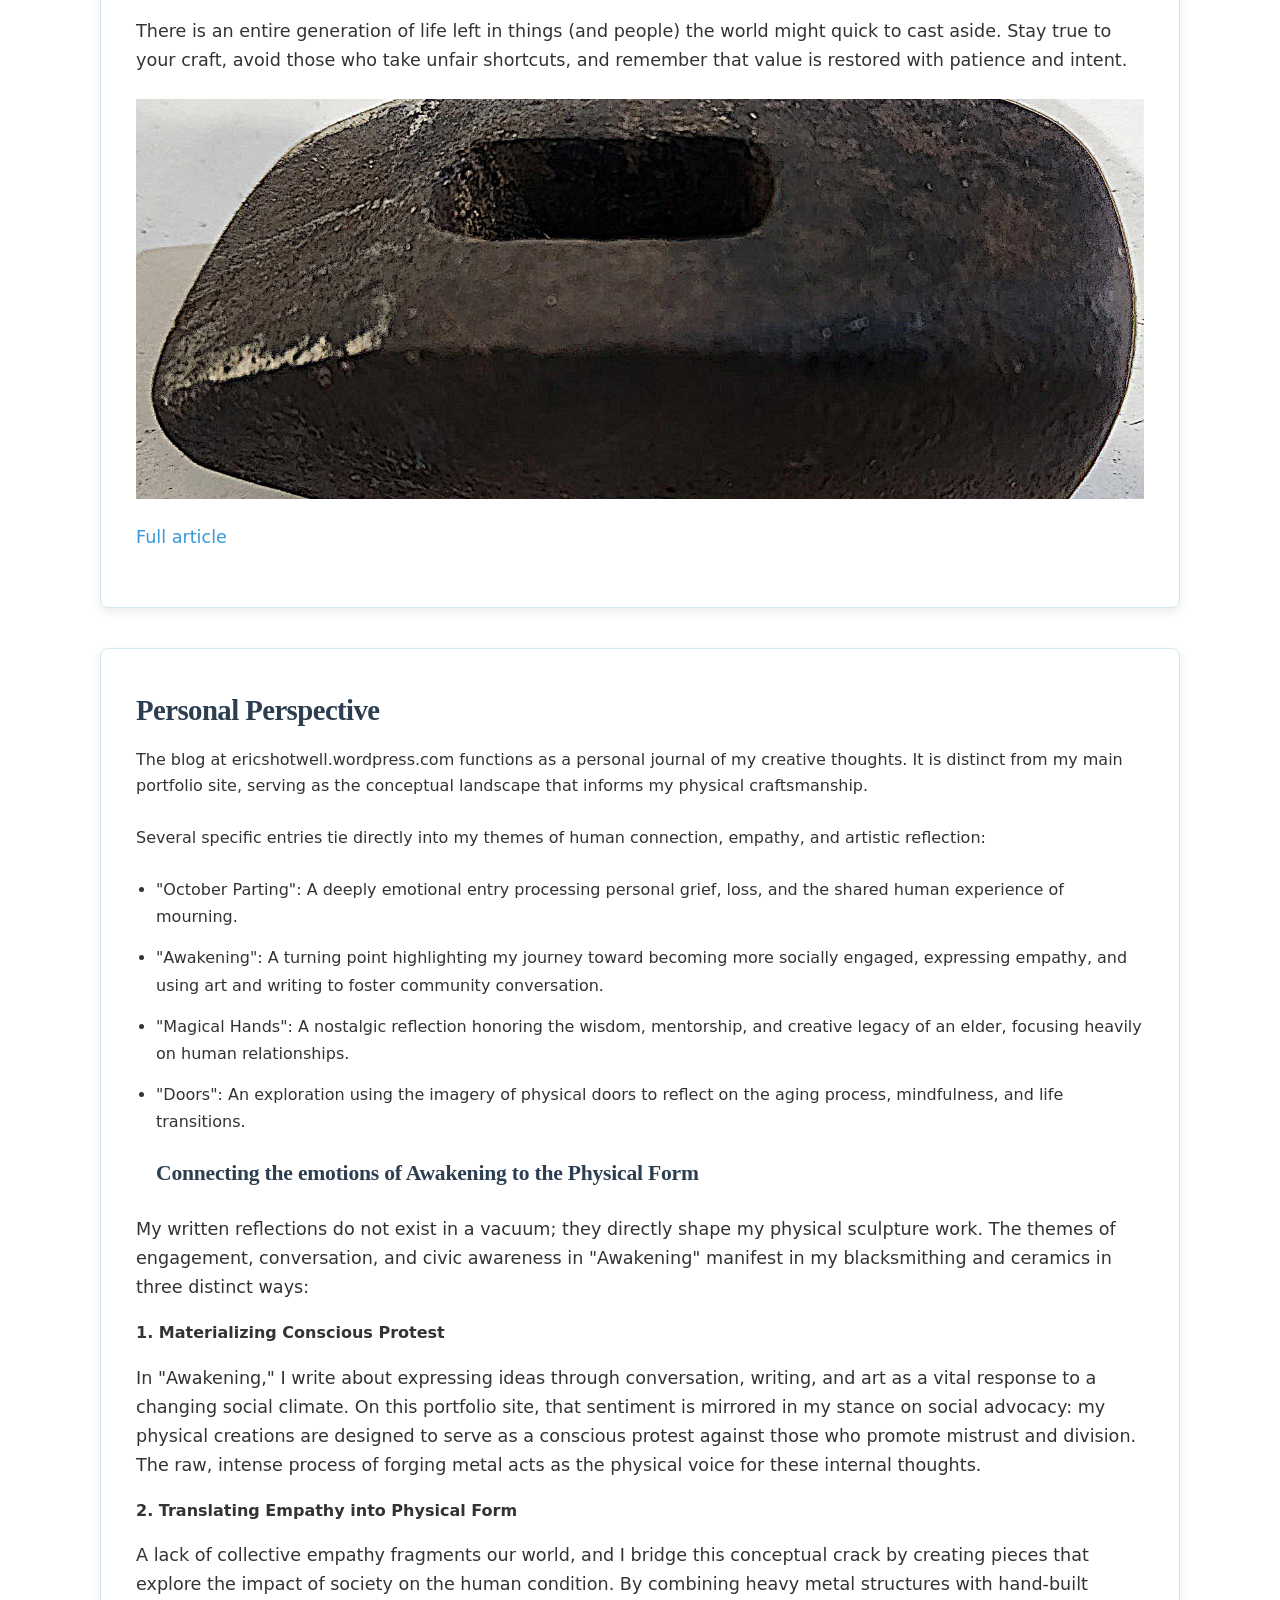
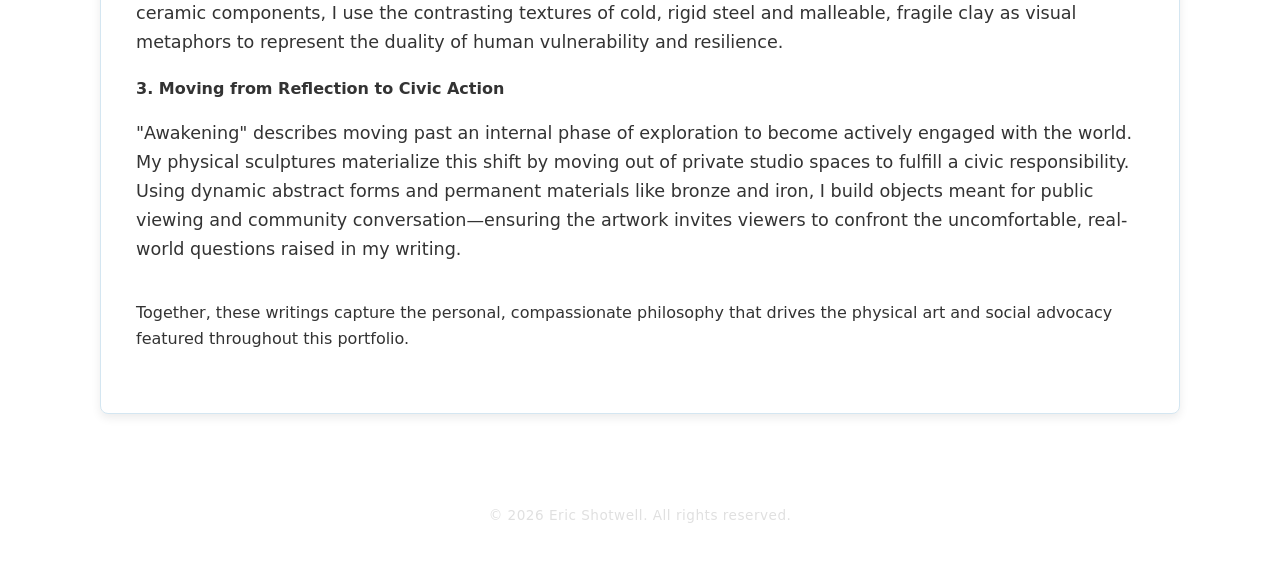
<file: vision.html>
<!DOCTYPE html>
<html lang="en">
<head>
    <meta charset="UTF-8">
    <meta name="viewport" content="width=device-width, initial-scale=1.0">
    <title>Eric Shotwell1, Vision</title>
    <link rel="stylesheet" href="style.css">
     <script src="./navigation.js"></script>
</head>

<body>

<header class="hero-container">
  <h1>Eric Shotwell, Artist Blacksmith</h1>
  <img src="./imgfiles/candle.jpg" alt="Forged Candle Holder">

 
  
  <nav class="navigation-toolbar">
    <a href="https://ericshotwellusa.com/index.html">Home</a>
    <a href="https://ericshotwellusa.com/gallery.html">Gallery</a>
    <a href="https://ericshotwellusa.com/process.html">Process</a>
    <a href="https://ericshotwellusa.com/vision.html">Perspective</a>
    <a href="https://ericshotwellusa.com/contact.html">Contact</a>
  </nav>
</header>

<main class="focus-box"> 
    <h2>Social Advocacy</h2>
    <p>As an artist, my creative output is inseparable from civic responsibility. My work is evolving to demonstrate a conscious protest against those who promote mistrust and division.</p>
        
    <h3>Countering Injustice</h3> 
    <p>Art that points out societal issues can challenge authorities to address them. My bronze casting of "Resistance over Tyranny" is an example of this. A fragile but brave soul can muster the strength to stand against oppression and injustice.</p>
    
    <h3>Community Engagement</h3> 
    <p>An artist that produces work that brings people together and fosters community bonds is a powerful force for healing.</p>
</main> 

<main class="focus-box blog-card">
  <section class="blog-section">
    <h2 class="blog-main-title">From the Studio</h2>
       <article class="blog-post">
      <h3 class="blog-title">The Potter's Shed</h3>
      <div class="blog-content">
        <p>
          The steady hum of a spinning wheel and the roar of a lit forge carry their own quiet rhythm. Through this blog, I want to unpack that studio energy and share honest reflections on art, life, and the creative process. It makes me wonder: what occupies your mind when you are fully immersed in creating?
        </p>
        <img src="./imgfiles/ecs-art/vase1.jpg" alt="Potter shaping a vase" class="responsive-blog-img">
        <p>
          <a href="https://wp.me/p45klP-a4" target="_blank" class="blog-link">Full article</a>
        </p>
      </div>
    </article>
    <article class="blog-post">
      <h3 class="blog-title">Old Bones</h3>
      <div class="blog-content">
        <p>There is an entire generation of life left in things (and people) the world might quick to cast aside. Stay true to your craft, avoid those who take unfair shortcuts, and remember that value is restored with patience and intent.
        </p>
        <img src="./imgfiles/ecs-art/hammerhead.jpg" alt="Rusty Blacksmith hammer head" class="responsive-blog-img">
        <p>
          <a href="https://wp.me/p45klP-an" target="_blank" class="blog-link">Full article</a></p>
      </div>
    </article>
  </section>
</main>

<main class="focus-box blog-card">
  <section class="blog-section">
    <h2 class="blog-main-title">Personal Perspective</h2>
   <p>The blog at ericshotwell.wordpress.com functions as a personal journal of my creative thoughts. It is distinct from my main portfolio site, serving as the conceptual landscape that informs my physical craftsmanship.</p>

 <p>Several specific entries tie directly into my themes of human connection, empathy, and artistic reflection:</p>
  <ul>
<li>"October Parting": A deeply emotional entry processing personal grief, loss, and the shared human experience of mourning.</li>

<li>"Awakening": A turning point highlighting my journey toward becoming more socially engaged, expressing empathy, and using art and writing to foster community conversation.</li>

<li>"Magical Hands": A nostalgic reflection honoring the wisdom, mentorship, and creative legacy of an elder, focusing heavily on human relationships.</li>

<li>"Doors": An exploration using the imagery of physical doors to reflect on the aging process, mindfulness, and life transitions.</li></ul>
<article class="blog-post">
      <h3 class="blog-title">Connecting the emotions of Awakening to the Physical Form</h3>
      <div class="blog-content">
    
<p> My written reflections do not exist in a vacuum; they directly shape my physical sculpture work. The themes of engagement, conversation, and civic awareness in "Awakening" manifest in my blacksmithing and ceramics in three distinct ways: </p>
  <h4> 1. Materializing Conscious Protest</h4>
  <p>In "Awakening," I write about expressing ideas through conversation, writing, and art as a vital response to a changing social climate. On this portfolio site, that sentiment is mirrored in my stance on social advocacy: my physical creations are designed to serve as a conscious protest against those who promote mistrust and division. The raw, intense process of forging metal acts as the physical voice for these internal thoughts.</p>
    <h4> 2. Translating Empathy into Physical Form</h4>
     <p>A lack of collective empathy fragments our world, and I bridge this conceptual crack by creating pieces that explore the impact of society on the human condition. By combining heavy metal structures with hand-built ceramic components, I use the contrasting textures of cold, rigid steel and malleable, fragile clay as visual metaphors to represent the duality of human vulnerability and resilience. </p>
    <h4> 3. Moving from Reflection to Civic Action</h4> 
    <p> "Awakening" describes moving past an internal phase of exploration to become actively engaged with the world. My physical sculptures materialize this shift by moving out of private studio spaces to fulfill a civic responsibility. Using dynamic abstract forms and permanent materials like bronze and iron, I build objects meant for public viewing and community conversation—ensuring the artwork invites viewers to confront the uncomfortable, real-world questions raised in my writing.</p>
    
  </div></article>
  <p>Together, these writings capture the personal, compassionate philosophy that drives the physical art and social advocacy featured throughout this portfolio.</p>
</section>  
</main>

<footer>
    <p class="copyright">© 2026 Eric Shotwell. All rights reserved.</p>
</footer>

</body>
</html>
</file>
<file: style.css>
/* Style for Eric Shotwell's website */

/* Global Layout Variables & Reset */
:root {
    --brand-blue: #3498db;
    --light-blue-bg: rgba(212, 230, 241, 0.75);
    --border-blue: #d4e6f1;
    --charcoal: #2c3e50;
    --dark-gray: #333333;
    --accent-blue: #87ceeb; /* Light blue accent used for transitions and borders */
}

/* --- Global Font & Body Styles --- */

/* Unified font stack across text, headers, and interactive form elements */
body, input, textarea, button, select, label {
    font-family: system-ui, -apple-system, BlinkMacSystemFont, 'Segoe UI', Roboto, Helvetica, Arial, sans-serif;
}

body {
    color: var(--dark-gray); 
    position: relative;
    margin: 0 auto;       
    padding: 0;
    padding-top: 50px; /* Reserves clean spacing at the top for the updated fixed navigation bar */
    max-width: 1200px;    
    width: 95%;           
    min-height: 100vh;    
}

/* Full-screen, blurred background behind content */
body::before {
    content: "";
    position: fixed;
    top: 0;
    left: 0;
    width: 100vw;
    height: 100vh;
    background-image: linear-gradient(rgba(30, 35, 45, 0.2), rgba(30, 35, 45, 0.9)), url('./imgfiles/redcloud.jpg');    
    background-size: cover;
    background-position: center;
    background-repeat: no-repeat;
    filter: blur(12px) brightness(93%) contrast(90%); 
    z-index: -1;          
    pointer-events: none; 
}

/* --- Streamlined Hero Container --- */
.hero-container {
    display: flex;
    flex-direction: row;      
    justify-content: space-between; 
    align-items: center;      
    gap: 40px;
    background-color: var(--light-blue-bg); 
    padding: 30px 40px;       
    margin: 20px auto 30px auto; 
    max-width: 1200px;           
    width: 90%;                  
    border-radius: 8px;          
    box-shadow: 0 4px 12px rgba(0, 0, 0, 0.04); 
    position: relative;          
    box-sizing: border-box;
    border: 1px solid var(--border-blue); 
}

.hero-container h1 {
    margin: 0;
    font-family: 'Merriweather', Georgia, serif;
    font-weight: 700;
    font-size: 2.2rem; 
    color: var(--charcoal);    
    text-align: left;         
    flex: 1;                  
}

.hero-container img {
    max-width: 180px;         
    width: 100%;       
    height: auto;      
    object-fit: contain; 
    border: 4px solid #ffffff;
    box-shadow: 0 4px 10px rgba(0, 0, 0, 0.1);
    border-radius: 6px; 
    flex-shrink: 0;           
}

/* --- Navigation Toolbar (Chrome Separation Anchors) --- */
.navigation-toolbar {
    display: flex;
    justify-content: center;   
    align-items: center;
    gap: 30px;                 
    position: fixed;        
    top: 0;                 
    left: 0;                
    width: 100%;            
    margin: 0;                 
    background-color: #ffffff !important;  
    height: 50px;           
    
    /* UPPER BOUNDARY - Forces physical separation from browser shortcuts */
    border-top: 4px solid var(--charcoal) !important; 
    
    /* LOWER BOUNDARY */
    border-bottom: 2px solid var(--border-blue) !important; 
    
    /* VISIBLE SHADOW FOR DEPTH */
    box-shadow: 0 4px 20px rgba(0, 0, 0, 0.2) !important; 
    
    box-sizing: border-box;
    z-index: 10000;         
}

.navigation-toolbar a {
    color: var(--dark-gray);            
    text-decoration: none;     
    font-size: 1rem;
    font-weight: 500;
    transition: color 0.2s ease-in-out;
}

.navigation-toolbar a:hover {
    color: var(--brand-blue);  
}

.navigation-toolbar a.active {
    color: var(--brand-blue);
    font-weight: 700;
}

/* --- Main Content Focus Box --- */
.focus-box {
    max-width: 1200px;         
    width: 90%;              
    min-height: 200px;        
    margin: 40px auto;        
    padding: 35px;            
    background-color: #ffffff !important; 
    border: 1px solid var(--border-blue); 
    border-radius: 8px;       
    box-shadow: 0 4px 10px rgba(0, 0, 0, 0.08); 
    box-sizing: border-box;   
    display: block;
}

/* Main Section Headings & Gallery Card Titles */
.focus-box h2,
.filter-group h2,
.portfolio-grid .gallery-card h2,
.gallery-grid .gallery-card h2,
.gallery-card h2 {
    font-family: 'Merriweather', Georgia, serif;
    font-weight: 700;
    font-size: 1.8rem;
    letter-spacing: -0.02em;
    padding-left: 0;           
    margin-top: 10px;
    margin-bottom: 20px;
    color: var(--charcoal);
}

/* Specific scale polish for inline grid card headers to look integrated */
.portfolio-grid .gallery-card h2,
.gallery-grid .gallery-card h2,
.gallery-card h2 {
    font-size: 1.25rem !important;
    margin-top: 0 !important;
    margin-bottom: 12px !important;
}

/* Sub-Headings */
.focus-box h3 {
    font-family: 'Merriweather', Georgia, serif;
    font-weight: 700;
    font-size: 1.35rem;
    letter-spacing: -0.01em;
    padding-left: 20px;        
    margin-top: 35px;          
    margin-bottom: 12px; 
    color: var(--charcoal);
}

.focus-box h3:first-of-type {
    margin-top: 15px;
}

.focus-box p {
    font-family: inherit;      
    padding-left: 0;           
    line-height: 1.65; /* Increased microscopic breathing room for typography */         
    margin-bottom: 25px;       
    color: var(--dark-gray); 
}

/* Indent paragraphs that immediately follow a sub-heading */
.focus-box h3 + p {
    padding-left: 20px;        
}

/* Dynamic handling for lists within focus containers */
.focus-box ul,
.focus-box ol {
    padding-left: 20px;        
    margin-top: 10px;
    margin-bottom: 25px;
}

.focus-box ul li, 
.focus-box ol li {
    font-weight: normal;
    color: var(--dark-gray);    
    line-height: 1.7;          
    margin-bottom: 14px;       
}

/* Editorial-inspired blockquote with signature light blue accent */
.focus-box blockquote {
    font-family: 'Merriweather', Georgia, serif;
    font-style: italic !important;
    font-weight: 400;                     /* Changed from 300 to 400 for a thicker font stroke */
    margin: 30px 20px 20px 20px !important;
    padding-left: 15px !important;
    border-left: 3px solid var(--accent-blue) !important; 
    color: var(--dark-gray) !important;   /* Changed from #555555 to match your body text color */
    line-height: 1.65;
}

/* --- Call to Action Studio Buttons --- */
.cta-button-container {
    margin-top: 30px;
    display: flex;
    justify-content: center;
    gap: 20px; 
    flex-wrap: wrap;
}

.cta-button {
    display: inline-block;
    padding: 12px 28px;
    font-size: 1rem;
    font-weight: 600;
    text-decoration: none;
    color: var(--dark-gray); 
    border: 2px solid var(--dark-gray);
    border-radius: 4px; 
    background-color: transparent;
    transition: all 0.3s ease; 
}

.cta-button:hover,
.cta-button:focus {
    color: #ffffff;
    background-color: var(--brand-blue); 
    border-color: var(--brand-blue);
    box-shadow: 0 4px 8px rgba(0, 0, 0, 0.1); 
    transform: translateY(-1px);
}

/* --- Main Carousel Container --- */
.carousel-container, .image-section {
    max-width: 800px;  
    width: 90%;        
    margin: 2rem auto; 
    padding: 0;        
    position: relative; 
    background-color: #ffffff; 
    border-radius: 8px;
    box-shadow: 0 4px 10px rgba(0, 0, 0, 0.08);
    overflow: hidden !important;   
    display: flex;
    flex-direction: column;
    height: auto !important;
}

.carousel-slide {
    display: flex !important;
    flex-direction: row !important; 
    width: 100% !important;
    height: 500px !important; 
    margin-bottom: 0; 
    transition: transform 0.4s ease-in-out; 
}

.carousel-slide img {
    flex: 0 0 100% !important;        
    width: 100% !important;           
    height: 100% !important;
    max-height: 500px !important;     
    object-fit: cover !important;   
    background-color: #1a1a1a; 
    display: block !important;
}

.carousel-caption-box {
    width: 100%;
    padding: 20px 15px;    
    background-color: #ffffff !important;
    border-top: 1px solid var(--border-blue) !important; 
    box-sizing: border-box;
    text-align: center;
    position: relative !important;
    z-index: 20 !important;
}

.carousel-caption-box h3,
#captionTitle {
    font-family: 'Merriweather', Georgia, serif;
    font-weight: 700;
    font-size: 1.35rem;
    color: var(--charcoal);
    margin-bottom: 6px;
}

#captionDesc {
    font-size: 1rem;
    line-height: 1.6;          
    color: var(--dark-gray);            
    margin: 0 auto;
    font-weight: normal;       
}

#prevBtn, #nextBtn {
    position: absolute;
    top: 42%; 
    transform: translateY(-50%);
    background-color: var(--light-blue-bg);
    color: var(--charcoal);
    border: none;
    width: 45px;
    height: 45px;
    cursor: pointer;
    font-size: 20px;
    border-radius: 50%;
    transition: background-color 0.3s, color 0.3s;
    z-index: 10;
}
#prevBtn { left: 15px; }
#nextBtn { right: 15px; }

#prevBtn:hover, #nextBtn:hover {
    background-color: #ffffff;
    color: var(--brand-blue);
    box-shadow: 0 2px 8px rgba(0,0,0,0.15);
}

/* --- Blog Section Styling --- */
.focus-box.blog-card,
.blog-section {
    display: block !important;
    height: auto !important;
    overflow: visible !important;
    min-height: 100px !important;
}

.blog-content {
    display: flow-root;       
    clear: both;              
    width: 100%;
}

.blog-content p {
    font-size: 1.1rem;
    line-height: 1.65;
    color: var(--dark-gray); 
    margin-bottom: 20px;
}

.blog-link {
    color: var(--brand-blue); 
    text-decoration: none; 
    font-weight: 500; 
    transition: color 0.2s ease; 
}

.blog-link:hover {
    color: var(--charcoal); 
    text-decoration: underline; 
}

.blog-section img, 
.responsive-blog-img {
    max-width: 100%;
    max-height: 400px;    
    object-fit: cover;    
    width: 100%;          
    display: block;
    margin: 1.5rem 0; 
}

/* --- Contact Form Layout --- */
.contact-form label {
    font-weight: bold;
    color: var(--charcoal); 
    font-size: 0.9rem;
    display: block;          /* Forces labels onto their own line above the fields */
    margin-bottom: 8px;      /* Adds breathing room between the label and the input box */
}

.contact-form input,
.contact-form textarea {
    width: 100%;
    padding: 12px;
    border: 1px solid var(--border-blue);
    border-radius: 4px;
    font-size: 1rem;
    box-sizing: border-box; 
    font-family: inherit;
    color: var(--dark-gray);
    margin-bottom: 20px;     /* Added: Keeps fields cleanly separated from the next label */
    transition: border-color 0.2s ease, box-shadow 0.2s ease;
}

.contact-form input:focus,
.contact-form textarea:focus {
    outline: none;
    border-color: var(--brand-blue); 
    box-shadow: 0 0 0 3px rgba(52, 152, 219, 0.15); /* Soft focus ring using your brand blue */
}

#submitBtn {
    background-color: var(--charcoal); 
    color: #ffffff;
    font-size: 1rem;
    font-weight: 600;
    padding: 12px 24px;
    border: 1px solid var(--charcoal);
    border-radius: 4px;
    cursor: pointer;
    transition: all 0.3s ease;
    width: 100%; 
    margin-top: 10px;        /* Added: Pushes the button away from the final text area */
}

#submitBtn:focus {
    outline: none; 
    box-shadow: 0 0 0 3px rgba(52, 152, 219, 0.4); 
}

#submitBtn:hover {
    background-color: var(--brand-blue);
    border-color: var(--brand-blue);
}

#submitBtn:disabled {
    background-color: var(--border-blue);
    border-color: var(--border-blue);
    color: #999999;
    cursor: not-allowed;
}


/* ==========================================================================
   --- UNIFIED FILTER BUTTONS & GLOBAL NAVIGATION ---
   ========================================================================== */

/* Outer wrapper framing filter buttons on any page layout */
.filter-group {
    display: flex !important;                
    flex-direction: row !important;       
    flex-wrap: wrap !important;
    align-items: center !important;          
    justify-content: center !important;   /* Shared: Centers navigation blocks on the page background */
    gap: 12px !important;               
    background-color: transparent !important; 
    padding: 0 !important;                
    box-shadow: none !important;  
    border: none !important;      
    width: 100% !important;
    max-width: 1100px !important; 
    margin-top: 40px !important;        /* ADDED: Global fallback top separation */
    margin-bottom: 60px !important;     /* ADDED: Global fallback gap to stop touching items */
    margin-left: auto !important;  
    margin-right: auto !important;
    box-sizing: border-box;
}

/* Inner block wrapper ensuring consistent button clusters */
.tabs-container {
    display: flex !important;
    justify-content: center !important;   /* Shared: Forces centered button cluster adjustments */
    align-items: center !important;
    gap: 12px !important;
    margin: 0 auto !important; 
    flex-wrap: wrap !important;
    width: 100% !important;
}

/* Shared typography and balanced layout metrics for ALL section tabs */
.tab-btn {
    background-color: #ffffff !important;
    color: var(--charcoal) !important; 
    border: 1px solid var(--border-blue) !important;
    padding: 6px 18px !important;        /* Balanced layout spacing applied dynamically across pages */
    font-family: 'Merriweather', Georgia, serif !important; 
    font-size: 0.95rem !important;
    font-weight: 700 !important; 
    cursor: pointer !important;
    border-radius: 4px !important;
    line-height: 1.4 !important;          
    display: inline-flex !important;
    align-items: center !important;
    justify-content: center !important;
    transition: background-color 0.2s ease, color 0.2s ease, border-color 0.2s ease !important; 
}

.tab-btn:hover, 
.tab-btn.active {
    background-color: var(--charcoal) !important; 
    color: #ffffff !important;            
    border-color: var(--charcoal) !important;
}


/* ==========================================================================
   --- STRUCTURAL PAGE SPACING CONTROLS (ISOLATED) ---
   ========================================================================== */

/* Gallery Layout Specific Rhythm (Tight 40px Flow Strategy) */
.gallery-section .filter-group {
    margin-top: 40px !important;    
    margin-bottom: 60px !important; 
}

.gallery-section .portfolio-grid {
    margin-top: 0 !important;       
    margin-bottom: 60px !important;
}

/* --- Fix Spacing for Inspiration Gallery --- */
.filter-control-box {
    margin-top: 40px !important;
    margin-bottom: 60px !important; /* This creates the gap between buttons and grid */
    display: flex;
    justify-content: center;
    width: 100%;
}


/* ==========================================================================
   --- PORTFOLIO CARDS & LIGHTBOX DESIGN ---
   ========================================================================== */

/* Main responsive grid container used by portfolios and inspiration logs */
.portfolio-grid,
.gallery-grid {
    max-width: 1100px !important; 
    width: 90% !important;        
    margin-left: auto !important;  
    margin-right: auto !important;
    box-sizing: border-box;
    display: grid !important;
    grid-template-columns: repeat(auto-fill, minmax(300px, 1fr)) !important; 
    gap: 30px !important;                    
    padding: 0 !important;
}

/* Structural wrapper for individual portfolio entries */
.portfolio-grid .gallery-card,
.gallery-grid .gallery-card {
    display: flex !important;
    flex-direction: column !important;
    overflow: hidden !important;
    border-radius: 8px !important; 
    border: 1px solid var(--border-blue) !important;
    background: #ffffff !important;
    box-shadow: 0 4px 10px rgba(0, 0, 0, 0.05) !important;
    transition: transform 0.2s ease-in-out !important;
    cursor: pointer !important;
    width: 100% !important;
    box-sizing: border-box !important;
}

.portfolio-grid .gallery-card:hover,
.gallery-grid .gallery-card:hover {
    transform: translateY(-3px) !important;
    border-color: var(--brand-blue) !important;
}

/* Hard constraints keeping image aspect frames crisp and consistent */
.portfolio-grid .gallery-card img,
.gallery-grid .gallery-card img {
    width: 100% !important;
    height: 250px !important;       
    min-height: 250px !important;
    max-height: 250px !important;
    object-fit: cover !important;   
    display: block !important;
}

.portfolio-grid .gallery-info,
.gallery-grid .gallery-info {
    padding: 20px 15px !important;  
    background: #ffffff !important;
}

/* Card Specific Metadata Layouts */
.gallery-info .meta-line {
    margin: 6px 0 !important;
    font-size: 0.95rem;
    color: var(--dark-gray);
    line-height: 1.4;
}

.gallery-info .meta-label {
    font-weight: 600;
    color: var(--charcoal);
}

/* --- UNIVERSAL LIGHTBOX DESIGN MODALS --- */
.lightbox-overlay,
.lightbox-modal {
    position: fixed;
    top: 0;
    left: 0;
    width: 100vw;
    height: 100vh;
    background: rgba(30, 35, 45, 0.95); 
    backdrop-filter: blur(8px);          
    display: none; 
    justify-content: center;
    align-items: center;
    z-index: 1000;
}

.lightbox-content {
    background: #ffffff;
    max-width: 85%;
    max-height: 90vh; 
    width: auto;
    overflow: hidden; 
    border-radius: 8px; 
    box-shadow: 0 10px 30px rgba(0, 0, 0, 0.3);
    position: relative; 
}

#lightbox-img { 
    max-width: 100%; 
    max-height: 65vh; 
    object-fit: contain; 
    display: block; 
    margin: 0 auto; 
}

.lightbox-details { 
    padding: 25px 30px; 
    background: #ffffff; 
    flex-shrink: 0; 
}

.lightbox-details h2, 
.lightbox-details h3 { 
    font-family: 'Merriweather', Georgia, serif;
    margin-top: 0; 
    font-size: 1.6rem; 
    font-weight: 700;
    color: var(--charcoal); 
    border-bottom: 2px solid var(--border-blue); 
    padding-bottom: 8px; 
    margin-bottom: 15px; 
}

.lightbox-details p { 
    font-size: 1rem; 
    line-height: 1.5;
    margin: 6px 0; 
    color: var(--dark-gray); 
}

.lightbox-close,
.close-btn {
    position: absolute;
    top: 25px;
    right: 35px;
    color: #ffffff;
    font-size: 45px;
    font-weight: 300;
    cursor: pointer;
    transition: color 0.2s ease;
    z-index: 1010;
}

.lightbox-close:hover,
.close-btn:hover {
    color: var(--brand-blue);
}


/* ==========================================================================
   --- LAYOUT UTILITIES & SYSTEM FOOTERS ---
   ========================================================================== */

footer {
    text-align: center;
    padding: 40px 20px 30px 20px; 
    color: #e0e0e0;          
    font-size: 0.85rem;           
    width: 100%;
    box-sizing: border-box;
    letter-spacing: 0.5px;        
}

.section-divider {
    margin: 3rem 0;
    border: 0;
    border-top: 2px solid var(--border-color, #ccc);
    opacity: 0.85;
}

.filter-instructions {
    font-family: 'Merriweather', Georgia, serif !important;
    font-size: 0.95rem !important;
    line-height: 1.6 !important;
    text-align: left !important;
    display: block !important;
    clear: both !important;
    margin-top: 35px !important;
    margin-bottom: 0 !important;
    padding: 0 !important;
    box-sizing: border-box !important;
    background: none !important;
    border: none !important;
    box-shadow: none !important;
    text-shadow: none !important;
    color: var(--dark-gray) !important; 
}

/* --- NO RESULTS FALLBACK ALERTS --- */
.no-results {
    font-family: 'Merriweather', Georgia, serif !important;
    font-size: 1.1rem !important;
    color: var(--charcoal) !important;
    background-color: #ffffff !important;
    border: 1px solid var(--border-blue) !important;
    padding: 25px 35px !important;
    border-radius: 8px !important;
    text-align: center !important;
    box-shadow: 0 4px 12px rgba(0, 0, 0, 0.1) !important;
    max-width: 600px !important;
    margin: 40px auto !important;
    width: 90% !important;
    box-sizing: border-box !important;
    clear: both !important;
}

/* ==========================================================================
   --- RESPONSIVE MEDIA QUERIES ---
   ========================================================================== */

@media (max-width: 768px) {
    body {
        padding-top: 80px; 
    }

    .hero-container {
        flex-direction: column; 
        text-align: center;
        gap: 20px;
        width: 90%;              
        padding: 25px 20px;     
    }
    
    .hero-container h1 {
        text-align: center;     
        font-size: 1.8rem;
    }

    .navigation-toolbar {
        flex-wrap: wrap; 
        justify-content: center;
        gap: 12px 18px;     
        height: auto;       
        padding: 8px 4px;   
        width: 100vw;
        position: fixed;
        top: 0;
        left: 0;
    }

    .navigation-toolbar a {
        font-size: 0.9rem;  
    }

    .focus-box {
        box-sizing: border-box;  
        width: 90% !important;   
        padding: 20px !important;
        margin: 20px auto !important; 
    }

    .portfolio-grid .card img,
    .gallery-container .card img,
    .portfolio-grid img,
    .gallery-grid img { 
        height: auto !important;       
        max-height: 400px !important;  
        object-fit: contain !important; 
        background-color: #1a1a1a;     
        display: block;
    }
}
</file>
<file: newsletters/assets/css/newsletter.css>
/* newsletter.css - Aligned with ericshotwellusa.com aesthetic */

/* Reuse variables from your main site if possible, or define them here */
:root {
    --brand-blue: #3498db;
    --charcoal: #2c3e50;
    --border-blue: #d4e6f1;
    --dark-gray: #333333;
}

/* New Side-by-Side Column Layout */
.side-by-side-layout {
    display: flex;
    gap: 24px;
    align-items: flex-start;
    margin: 20px 0;
}

/* Image Column: Occupies roughly 50% width space minus margins */
.side-by-side-layout .media-column {
    flex: 0 0 45%;
}

/* Ensure the image stretches properly inside its parent container */
.side-by-side-layout .media-column img {
    width: 100%;
    margin: 0; /* Reset global vertical margins inside layout */
}

/* Content Column: Automatically takes up the remaining half */
.side-by-side-layout .content-column {
    flex: 1;
}

/* Spacing cleanup for paragraphs inside the column layout */
.side-by-side-layout .content-column p {
    margin: 0 0 15px 0;
}

.side-by-side-layout .content-column p:last-child {
    margin-bottom: 0;
}

/* Responsive collapse for mobile screens */
@media (max-width: 600px) {
    .side-by-side-layout {
        flex-direction: column;
    }
    .side-by-side-layout .media-column {
        flex: 0 0 100%;
        width: 100%;
    }
    .side-by-side-layout .media-column img {
        margin-bottom: 15px;
    }
}

/* Compact Header Styling */
.header-container {
    display: flex;
    justify-content: space-between;
    align-items: center;
    padding: 10px 0;
    border-bottom: 1px solid #eee;
}

.header-text {
    flex: 1;
}

.header-image {
    max-width: 150px; /* Adjust size to fit your aesthetic */
    margin-left: 20px;
}

/* Cleanup existing titles */
.header-text h1, .header-text h2 {
    margin: 0;
    padding: 0;
}

/* Hero Section Layout */
.hero-container {
    background-color: #eef4f8; /* Muted tone using your brand's blue palette */
    border-radius: 8px;
    padding: 30px;
    margin-bottom: 30px;
    display: flex;
    align-items: center;
    justify-content: space-between;
    gap: 30px;
}

.hero-text {
    flex: 1;
}

.hero-text h1 {
    text-align: left; /* Overrides the default center rule for main page titles */
    margin: 0 0 5px 0;
    font-size: 2.4rem;
}

.hero-text p.subtitle {
    font-family: 'Merriweather', Georgia, serif;
    font-style: italic;
    color: #555555;
    font-size: 1.2rem;
    margin: 0;
}

.hero-image-wrapper {
    flex: 0 0 200px;
}

.hero-image-wrapper img {
    margin: 0; /* Clears default vertical margins */
    border: 3px solid #ffffff;
    box-shadow: 0 4px 10px rgba(0, 0, 0, 0.1);
}

/* Responsive adjustment for mobile viewports */
@media (max-width: 600px) {
    .hero-container {
        flex-direction: column-reverse;
        text-align: center;
        padding: 20px;
    }
    .hero-text h1 {
        text-align: center;
    }
    .hero-image-wrapper {
        flex: 0 0 150px;
        width: 150px;
    }
}

body {
    font-family: system-ui, -apple-system, BlinkMacSystemFont, 'Segoe UI', Roboto, Helvetica, Arial, sans-serif;
    line-height: 1.65;
    color: var(--dark-gray);
    background-color: #f9f9f9;
    margin: 0;
    padding: 20px;
}

.newsletter-container {
    max-width: 800px;
    margin: 40px auto;
    padding: 40px;
    background: #ffffff;
    border: 1px solid var(--border-blue);
    border-radius: 8px;
    box-shadow: 0 4px 10px rgba(0, 0, 0, 0.08);
}

/* Typography matching your site */
h1, h2, h3 {
    font-family: 'Merriweather', Georgia, serif;
    color: var(--charcoal);
}

h1 { font-size: 2.2rem; text-align: center; margin-bottom: 5px; }
h2 { font-size: 1.8rem; border-bottom: 2px solid var(--border-blue); padding-bottom: 5px; margin-top: 30px; }

.date {
    text-align: center;
    color: #7f8c8d;
    font-style: italic;
    margin-bottom: 40px;
}

/* Image handling */
img {
    max-width: 100%;
    height: auto;
    border-radius: 6px;
    margin: 20px 0;
    display: block;
}

/* Call to Action Button (Matches your .cta-button style) */
.btn {
    display: inline-block;
    padding: 12px 28px;
    font-size: 1rem;
    font-weight: 600;
    text-decoration: none;
    color: var(--dark-gray);
    border: 2px solid var(--dark-gray);
    border-radius: 4px;
    transition: all 0.3s ease;
}

.btn:hover {
    color: #ffffff;
    background-color: var(--brand-blue);
    border-color: var(--brand-blue);
}

/* Archive List Styling */
.newsletter-archive-list {
    list-style: none;
    padding: 0;
}

.newsletter-archive-list li {
    padding: 15px 0;
    border-bottom: 1px solid var(--border-blue);
}

.newsletter-archive-list a {
    font-weight: 700;
    color: var(--charcoal);
    text-decoration: none;
}

.newsletter-archive-list a:hover {
    color: var(--brand-blue);
}

footer {
    margin-top: 50px;
    text-align: center;
    font-size: 0.9rem;
    color: #7f8c8d;
}
</file>
